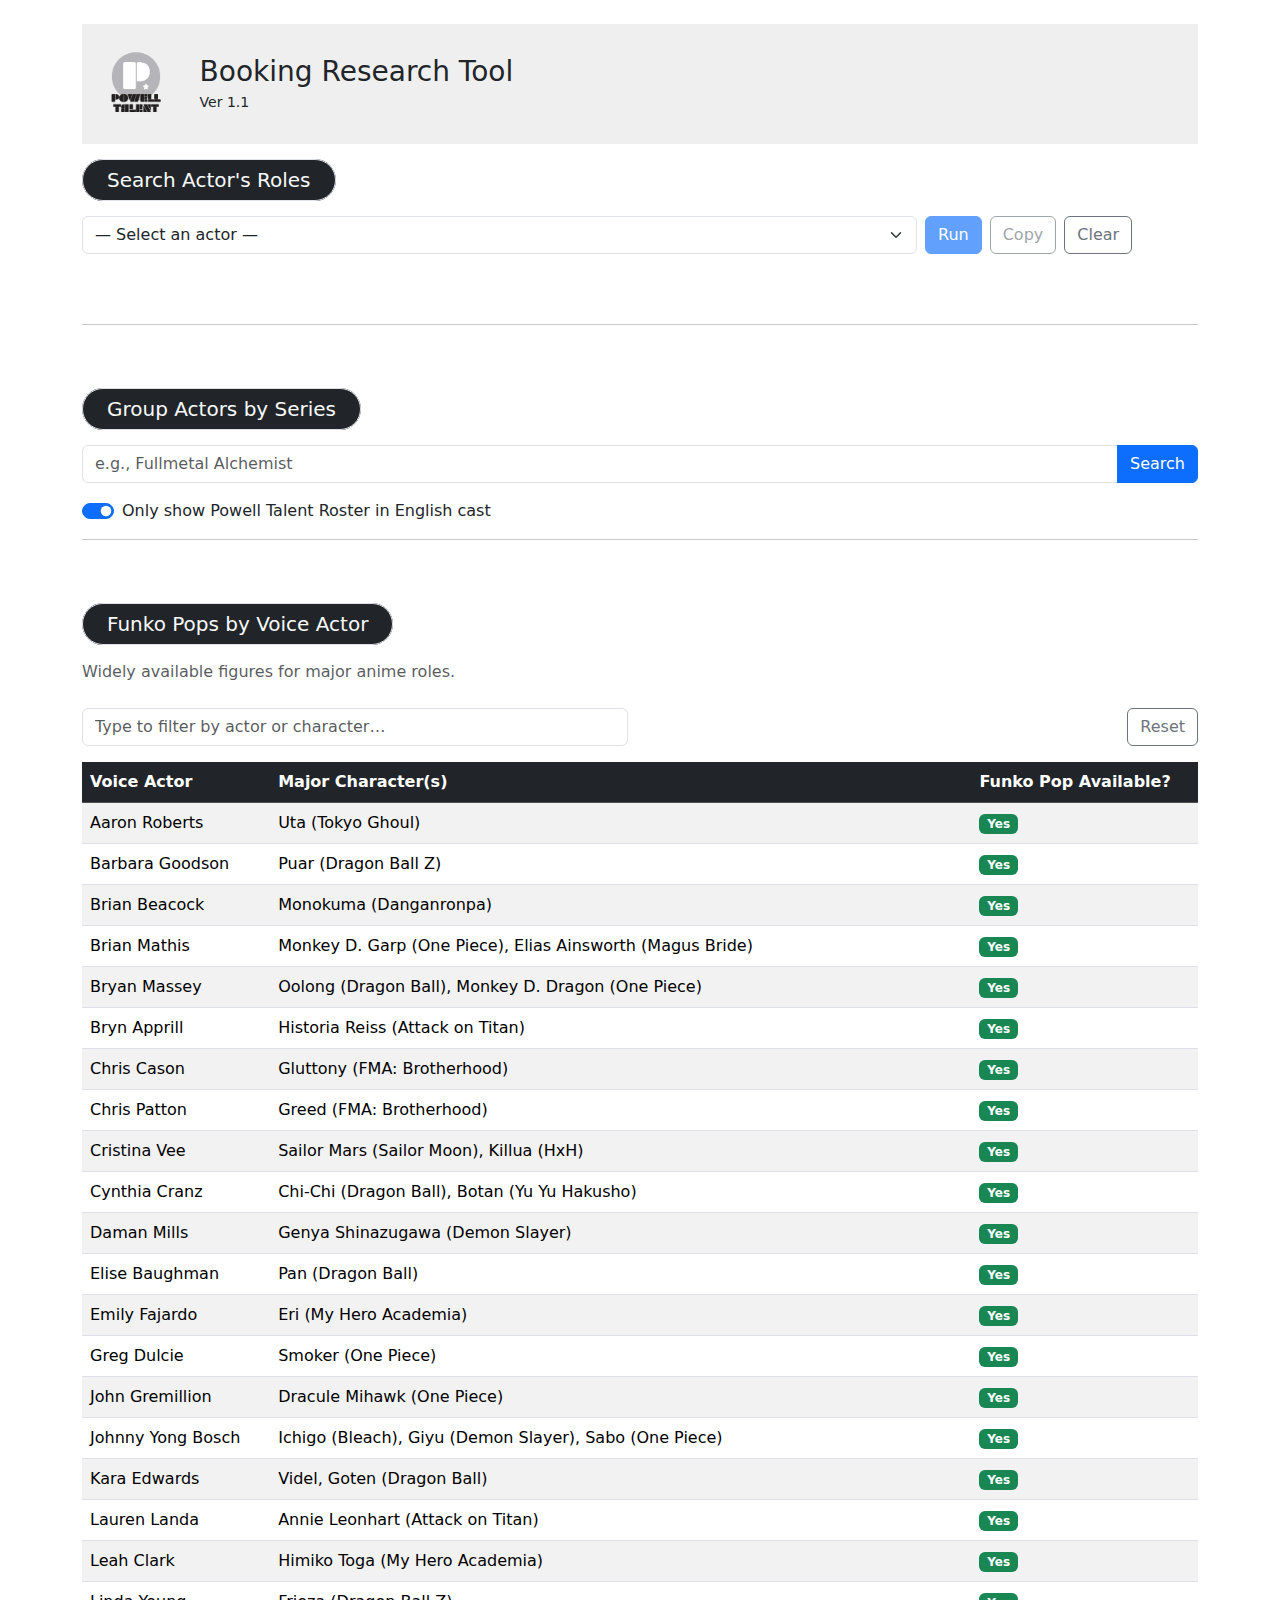
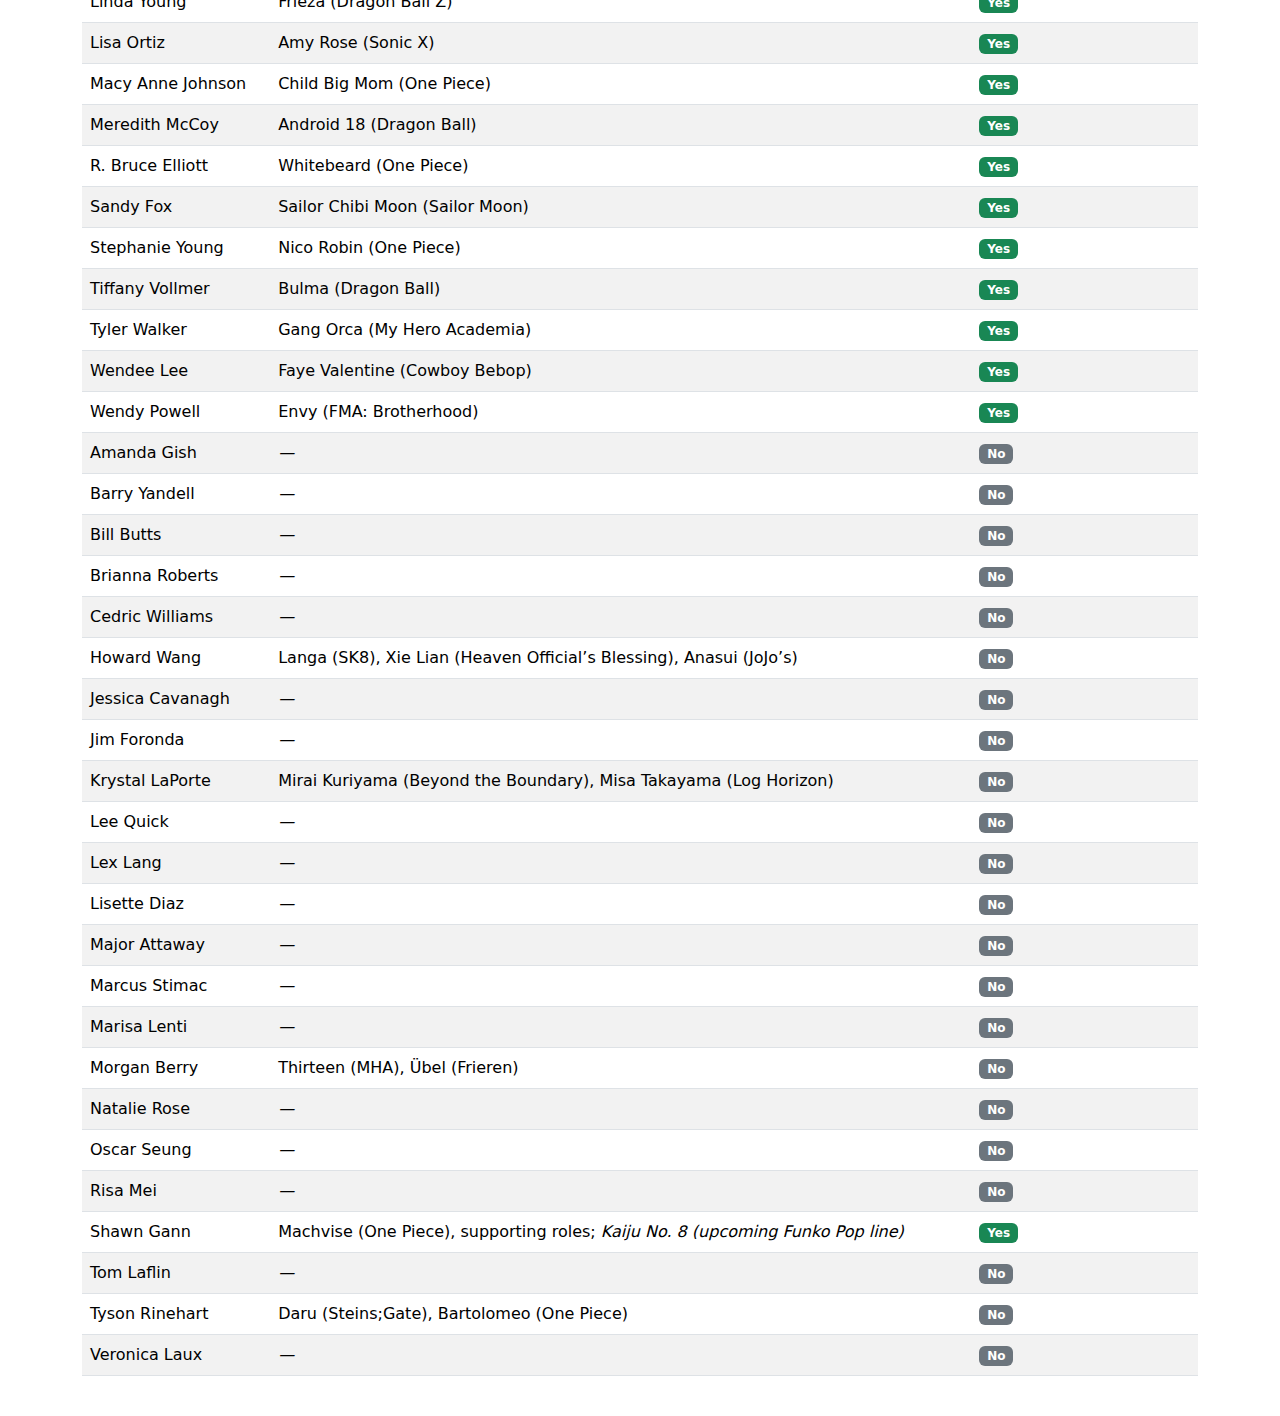
<file: index.html>
<!doctype html>
<html lang="en">
<head>
  <meta charset="utf-8" />
  <meta name="viewport" content="width=device-width, initial-scale=1" />
  <title>pt-group</title>
  <link href="https://cdn.jsdelivr.net/npm/bootstrap@5.3.3/dist/css/bootstrap.min.css" rel="stylesheet">
  <link rel="stylesheet" href="css/style.css" />

</head>
<body>
  <a href="#main" class="skip-link">Skip to main content</a>

  <div class="container py-4">
    
    <header class="mb-3 d-flex align-items-center gap-3" role="banner">
      <!-- Logo (place pt-bw-round@2x.png next to this HTML) -->
      <img src="img/pt-bw-round@2x.png" alt="Powell Talent" style="height:96px; width:auto;">
      <div class="flex-fill">
        <h1 class="h3 mb-1">Booking Research Tool</h1>
        <p class="mb-0 small">Ver 1.1</p>
      </div>
    </header>

    <main id="main" role="main" aria-label="Booking Research Tool">

<!-- === Actor → Roles === -->
<section aria-label="Actor roles lookup" style="min-height: 140px;">
  <h2 class="h5 my-4"><span class="border border-1 py-2 px-4 bg-dark text-light rounded-pill">Search Actor's Roles</span></h2>

 <div class="row g-2 align-items-end">
  <div class="col-12 col-md-9">
    <label for="actor-select" class="form-label visually-hidden">Actor</label>
    <select id="actor-select" class="form-select"></select>
  </div>

  <div class="col-12 col-md-3 d-flex gap-2">
    <button id="actor-run"  class="btn btn-primary"          type="button" disabled>Run</button>
    <button id="actor-copy" class="btn btn-outline-secondary" type="button" disabled>Copy</button>
    <button id="actor-clear" class="btn btn-outline-secondary" type="button" aria-label="Reset actor selection">Clear</button>
  </div>
</div>
   

  <div class="mt-3" id="actor-roles" aria-live="polite" aria-busy="false"></div>
</section>
<hr class="py-4">
<!-- === /Actor → Roles === -->
 
      <!-- === Search by Series === -->
  <h2 class="h5 my-4"><span class="border border-1 py-2 px-4 bg-dark text-light rounded-pill">Group Actors by Series</span></h2>
      <form id="search-form" role="search" class="row g-3 mb-3" autocomplete="off" aria-describedby="search-help">
        <div class="col-12">
          <label for="q" class="form-label visually-hidden">Series title</label>
          <div class="input-group">
            <input id="q" name="q" class="form-control" type="search"
                   placeholder="e.g., Fullmetal Alchemist" required aria-required="true" />
            <button class="btn btn-primary" type="submit">Search</button>
          </div>
          <div id="search-help" class="form-text visually-hidden">
            Type part of a title and press Search. Results will appear below.
          </div>
        </div>
      </form>
      <div class="form-check form-switch mb-3">
        <input class="form-check-input" type="checkbox" id="rosterToggle" aria-describedby="roster-note" checked>
        <label class="form-check-label" for="rosterToggle">Only show Powell Talent Roster in English cast</label>
        <div id="roster-note" class="small visually-hidden">
          Roster matches are shown on a single page.
        </div>
      </div>
      <!-- === /Search by Series === -->

      <!-- Live status for screen readers + visible users -->
      <div id="status" class="small mb-2 visually-hidden" role="status" aria-live="polite">Idle</div>

      <section id="results" class="row g-3" aria-label="Search results"></section>
      <!-- <hr class="my-4">
      <section>
        <h2 class="h5 my-4"><span class="border border-1 py-2 px-4 bg-dark text-light rounded-pill">Actor's Funko Pops</span></h2>
        <section id="funko"></section>

      </section> -->
      <hr class="py-4">
      <section>
       
          <h2 class="h5 my-4"><span class="border border-1 py-2 px-4 bg-dark text-light rounded-pill">Funko Pops by Voice Actor</span></h2>
        <p class="text-muted mb-4">Widely available figures for major anime roles.</p>
         <div class="row gy-3 align-items-center mb-3">
        <div class="col-12 col-md-6">
          <label for="filter-input" class="form-label mb-1 visually-hidden">Filter</label>
          <input id="filter-input" class="form-control" type="search"
                 placeholder="Type to filter by actor or character…" aria-label="Filter table" />
        </div>
        <div class="col-12 col-md-6 text-md-end">
          <button id="reset-btn" class="btn btn-outline-secondary">Reset</button>
        </div>
      </div>

      <div class="table-responsive">
        <table class="table table-striped table-hover align-middle">
          <thead class="table-dark">
            <tr>
              <th scope="col">Voice Actor</th>
              <th scope="col">Major Character(s)</th>
              <th scope="col">Funko Pop Available?</th>
            </tr>
          </thead>
          <tbody id="data-body">
            <tr><td>Aaron Roberts</td><td>Uta (Tokyo Ghoul)</td><td class='text-nowrap'><span class="badge bg-success">Yes</span></td></tr>
<tr><td>Barbara Goodson</td><td>Puar (Dragon Ball Z)</td><td class='text-nowrap'><span class="badge bg-success">Yes</span></td></tr>
<tr><td>Brian Beacock</td><td>Monokuma (Danganronpa)</td><td class='text-nowrap'><span class="badge bg-success">Yes</span></td></tr>
<tr><td>Brian Mathis</td><td>Monkey D. Garp (One Piece), Elias Ainsworth (Magus Bride)</td><td class='text-nowrap'><span class="badge bg-success">Yes</span></td></tr>
<tr><td>Bryan Massey</td><td>Oolong (Dragon Ball), Monkey D. Dragon (One Piece)</td><td class='text-nowrap'><span class="badge bg-success">Yes</span></td></tr>
<tr><td>Bryn Apprill</td><td>Historia Reiss (Attack on Titan)</td><td class='text-nowrap'><span class="badge bg-success">Yes</span></td></tr>
<tr><td>Chris Cason</td><td>Gluttony (FMA: Brotherhood)</td><td class='text-nowrap'><span class="badge bg-success">Yes</span></td></tr>
<tr><td>Chris Patton</td><td>Greed (FMA: Brotherhood)</td><td class='text-nowrap'><span class="badge bg-success">Yes</span></td></tr>
<tr><td>Cristina Vee</td><td>Sailor Mars (Sailor Moon), Killua (HxH)</td><td class='text-nowrap'><span class="badge bg-success">Yes</span></td></tr>
<tr><td>Cynthia Cranz</td><td>Chi-Chi (Dragon Ball), Botan (Yu Yu Hakusho)</td><td class='text-nowrap'><span class="badge bg-success">Yes</span></td></tr>
<tr><td>Daman Mills</td><td>Genya Shinazugawa (Demon Slayer)</td><td class='text-nowrap'><span class="badge bg-success">Yes</span></td></tr>
<tr><td>Elise Baughman</td><td>Pan (Dragon Ball)</td><td class='text-nowrap'><span class="badge bg-success">Yes</span></td></tr>
<tr><td>Emily Fajardo</td><td>Eri (My Hero Academia)</td><td class='text-nowrap'><span class="badge bg-success">Yes</span></td></tr>
<tr><td>Greg Dulcie</td><td>Smoker (One Piece)</td><td class='text-nowrap'><span class="badge bg-success">Yes</span></td></tr>
<tr><td>John Gremillion</td><td>Dracule Mihawk (One Piece)</td><td class='text-nowrap'><span class="badge bg-success">Yes</span></td></tr>
<tr><td>Johnny Yong Bosch</td><td>Ichigo (Bleach), Giyu (Demon Slayer), Sabo (One Piece)</td><td class='text-nowrap'><span class="badge bg-success">Yes</span></td></tr>
<tr><td>Kara Edwards</td><td>Videl, Goten (Dragon Ball)</td><td class='text-nowrap'><span class="badge bg-success">Yes</span></td></tr>
<tr><td>Lauren Landa</td><td>Annie Leonhart (Attack on Titan)</td><td class='text-nowrap'><span class="badge bg-success">Yes</span></td></tr>
<tr><td>Leah Clark</td><td>Himiko Toga (My Hero Academia)</td><td class='text-nowrap'><span class="badge bg-success">Yes</span></td></tr>
<tr><td>Linda Young</td><td>Frieza (Dragon Ball Z)</td><td class='text-nowrap'><span class="badge bg-success">Yes</span></td></tr>
<tr><td>Lisa Ortiz</td><td>Amy Rose (Sonic X)</td><td class='text-nowrap'><span class="badge bg-success">Yes</span></td></tr>
<tr><td>Macy Anne Johnson</td><td>Child Big Mom (One Piece)</td><td class='text-nowrap'><span class="badge bg-success">Yes</span></td></tr>
<tr><td>Meredith McCoy</td><td>Android 18 (Dragon Ball)</td><td class='text-nowrap'><span class="badge bg-success">Yes</span></td></tr>
<tr><td>R. Bruce Elliott</td><td>Whitebeard (One Piece)</td><td class='text-nowrap'><span class="badge bg-success">Yes</span></td></tr>
<tr><td>Sandy Fox</td><td>Sailor Chibi Moon (Sailor Moon)</td><td class='text-nowrap'><span class="badge bg-success">Yes</span></td></tr>
<tr><td>Stephanie Young</td><td>Nico Robin (One Piece)</td><td class='text-nowrap'><span class="badge bg-success">Yes</span></td></tr>
<tr><td>Tiffany Vollmer</td><td>Bulma (Dragon Ball)</td><td class='text-nowrap'><span class="badge bg-success">Yes</span></td></tr>
<tr><td>Tyler Walker</td><td>Gang Orca (My Hero Academia)</td><td class='text-nowrap'><span class="badge bg-success">Yes</span></td></tr>
<tr><td>Wendee Lee</td><td>Faye Valentine (Cowboy Bebop)</td><td class='text-nowrap'><span class="badge bg-success">Yes</span></td></tr>
<tr><td>Wendy Powell</td><td>Envy (FMA: Brotherhood)</td><td class='text-nowrap'><span class="badge bg-success">Yes</span></td></tr>
<tr><td>Amanda Gish</td><td><em>—</em></td><td class='text-nowrap'><span class="badge bg-secondary">No</span></td></tr>
<tr><td>Barry Yandell</td><td><em>—</em></td><td class='text-nowrap'><span class="badge bg-secondary">No</span></td></tr>
<tr><td>Bill Butts</td><td><em>—</em></td><td class='text-nowrap'><span class="badge bg-secondary">No</span></td></tr>
<tr><td>Brianna Roberts</td><td><em>—</em></td><td class='text-nowrap'><span class="badge bg-secondary">No</span></td></tr>
<tr><td>Cedric Williams</td><td><em>—</em></td><td class='text-nowrap'><span class="badge bg-secondary">No</span></td></tr>
<tr><td>Howard Wang</td><td>Langa (SK8), Xie Lian (Heaven Official’s Blessing), Anasui (JoJo’s)</td><td class='text-nowrap'><span class="badge bg-secondary">No</span></td></tr>
<tr><td>Jessica Cavanagh</td><td><em>—</em></td><td class='text-nowrap'><span class="badge bg-secondary">No</span></td></tr>
<tr><td>Jim Foronda</td><td><em>—</em></td><td class='text-nowrap'><span class="badge bg-secondary">No</span></td></tr>
<tr><td>Krystal LaPorte</td><td>Mirai Kuriyama (Beyond the Boundary), Misa Takayama (Log Horizon)</td><td class='text-nowrap'><span class="badge bg-secondary">No</span></td></tr>
<tr><td>Lee Quick</td><td><em>—</em></td><td class='text-nowrap'><span class="badge bg-secondary">No</span></td></tr>
<tr><td>Lex Lang</td><td><em>—</em></td><td class='text-nowrap'><span class="badge bg-secondary">No</span></td></tr>
<tr><td>Lisette Diaz</td><td><em>—</em></td><td class='text-nowrap'><span class="badge bg-secondary">No</span></td></tr>
<tr><td>Major Attaway</td><td><em>—</em></td><td class='text-nowrap'><span class="badge bg-secondary">No</span></td></tr>
<tr><td>Marcus Stimac</td><td><em>—</em></td><td class='text-nowrap'><span class="badge bg-secondary">No</span></td></tr>
<tr><td>Marisa Lenti</td><td><em>—</em></td><td class='text-nowrap'><span class="badge bg-secondary">No</span></td></tr>
<tr><td>Morgan Berry</td><td>Thirteen (MHA), Übel (Frieren)</td><td class='text-nowrap'><span class="badge bg-secondary">No</span></td></tr>
<tr><td>Natalie Rose</td><td><em>—</em></td><td class='text-nowrap'><span class="badge bg-secondary">No</span></td></tr>
<tr><td>Oscar Seung</td><td><em>—</em></td><td class='text-nowrap'><span class="badge bg-secondary">No</span></td></tr>
<tr><td>Risa Mei</td><td><em>—</em></td><td class='text-nowrap'><span class="badge bg-secondary">No</span></td></tr>
<td>Shawn Gann</td>
  <td>Machvise (One Piece), supporting roles; <em>Kaiju No. 8 (upcoming Funko Pop line)</em></td>
  <td class="text-nowrap"><span class="badge bg-success">Yes</span></td>
<tr><td>Tom Laflin</td><td><em>—</em></td><td class='text-nowrap'><span class="badge bg-secondary">No</span></td></tr>
<tr><td>Tyson Rinehart</td><td>Daru (Steins;Gate), Bartolomeo (One Piece)</td><td class='text-nowrap'><span class="badge bg-secondary">No</span></td></tr>
<tr><td>Veronica Laux</td><td><em>—</em></td><td class='text-nowrap'><span class="badge bg-secondary">No</span></td></tr>
          </tbody>
        </table>
      </div>
    </div>
      </section>

      
    </main>
  </div>
<script src="js/app.js"></script>
</body>
</html>
</file>
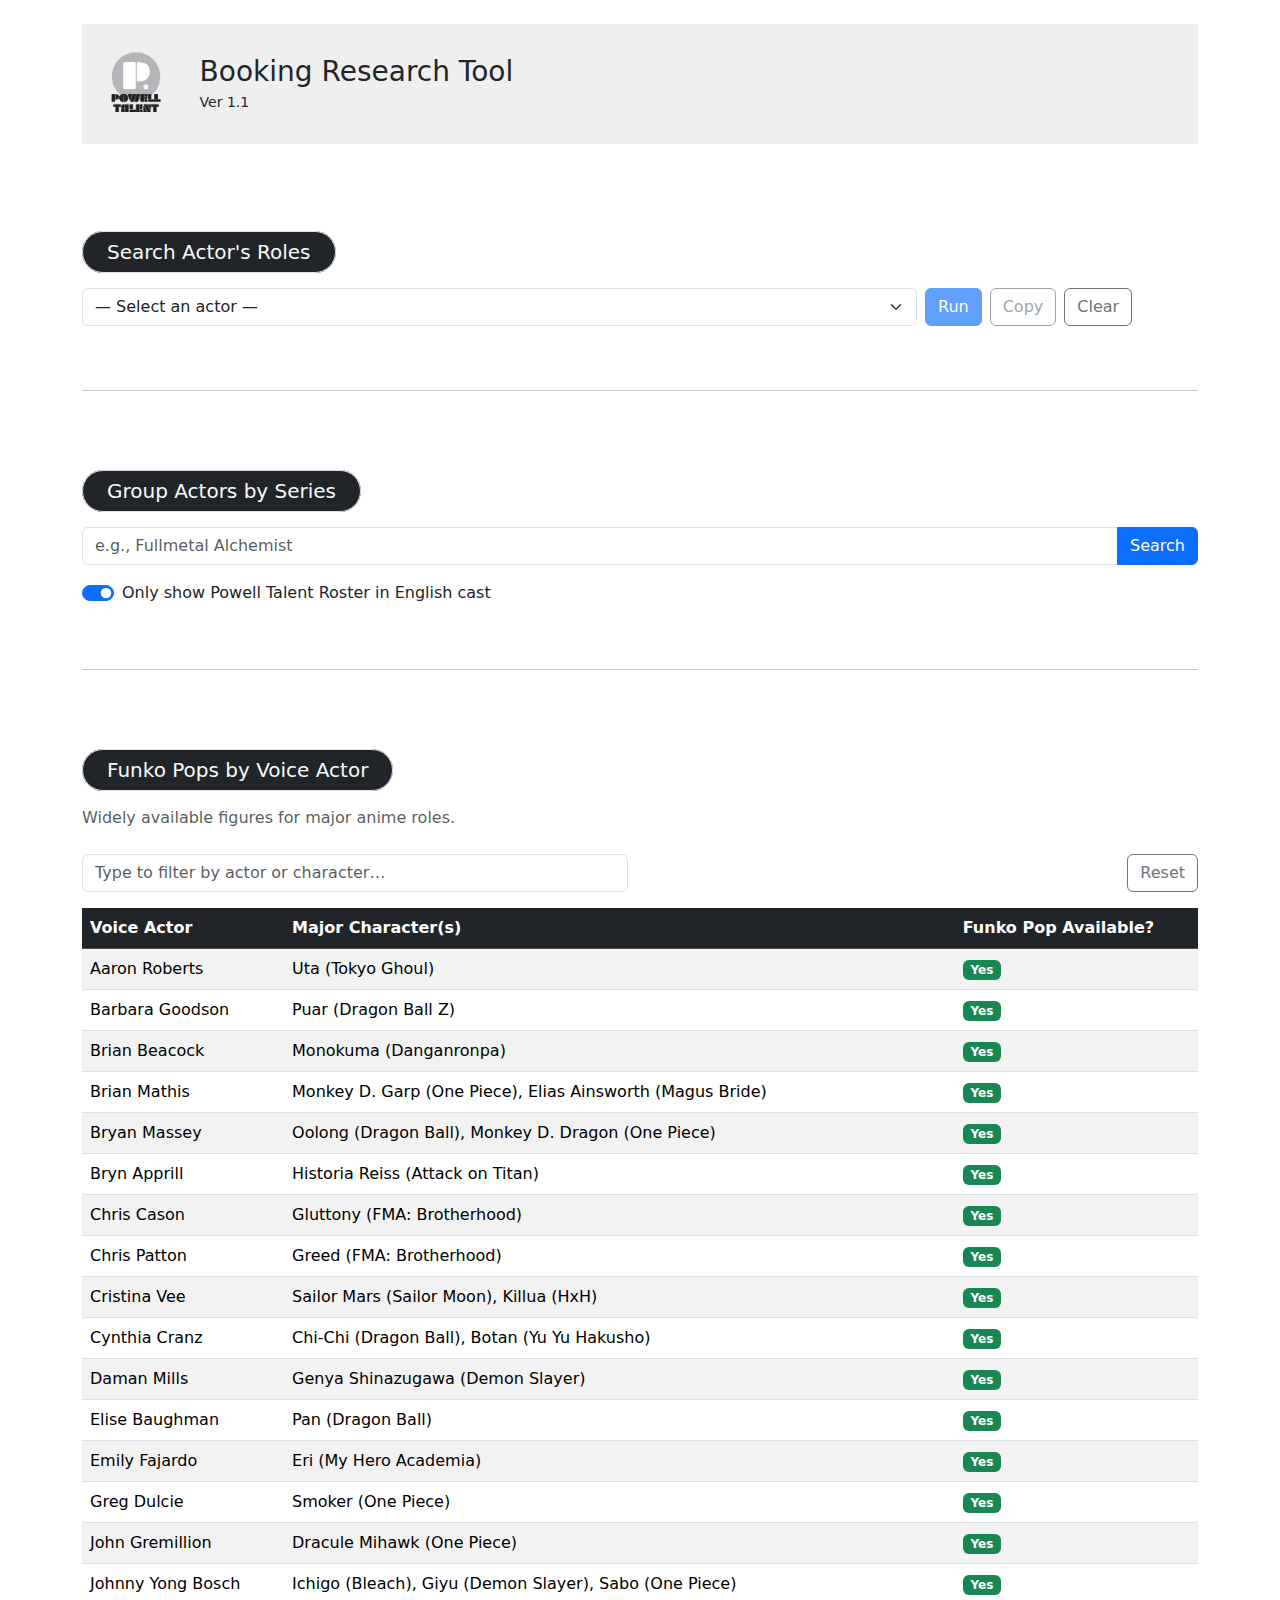
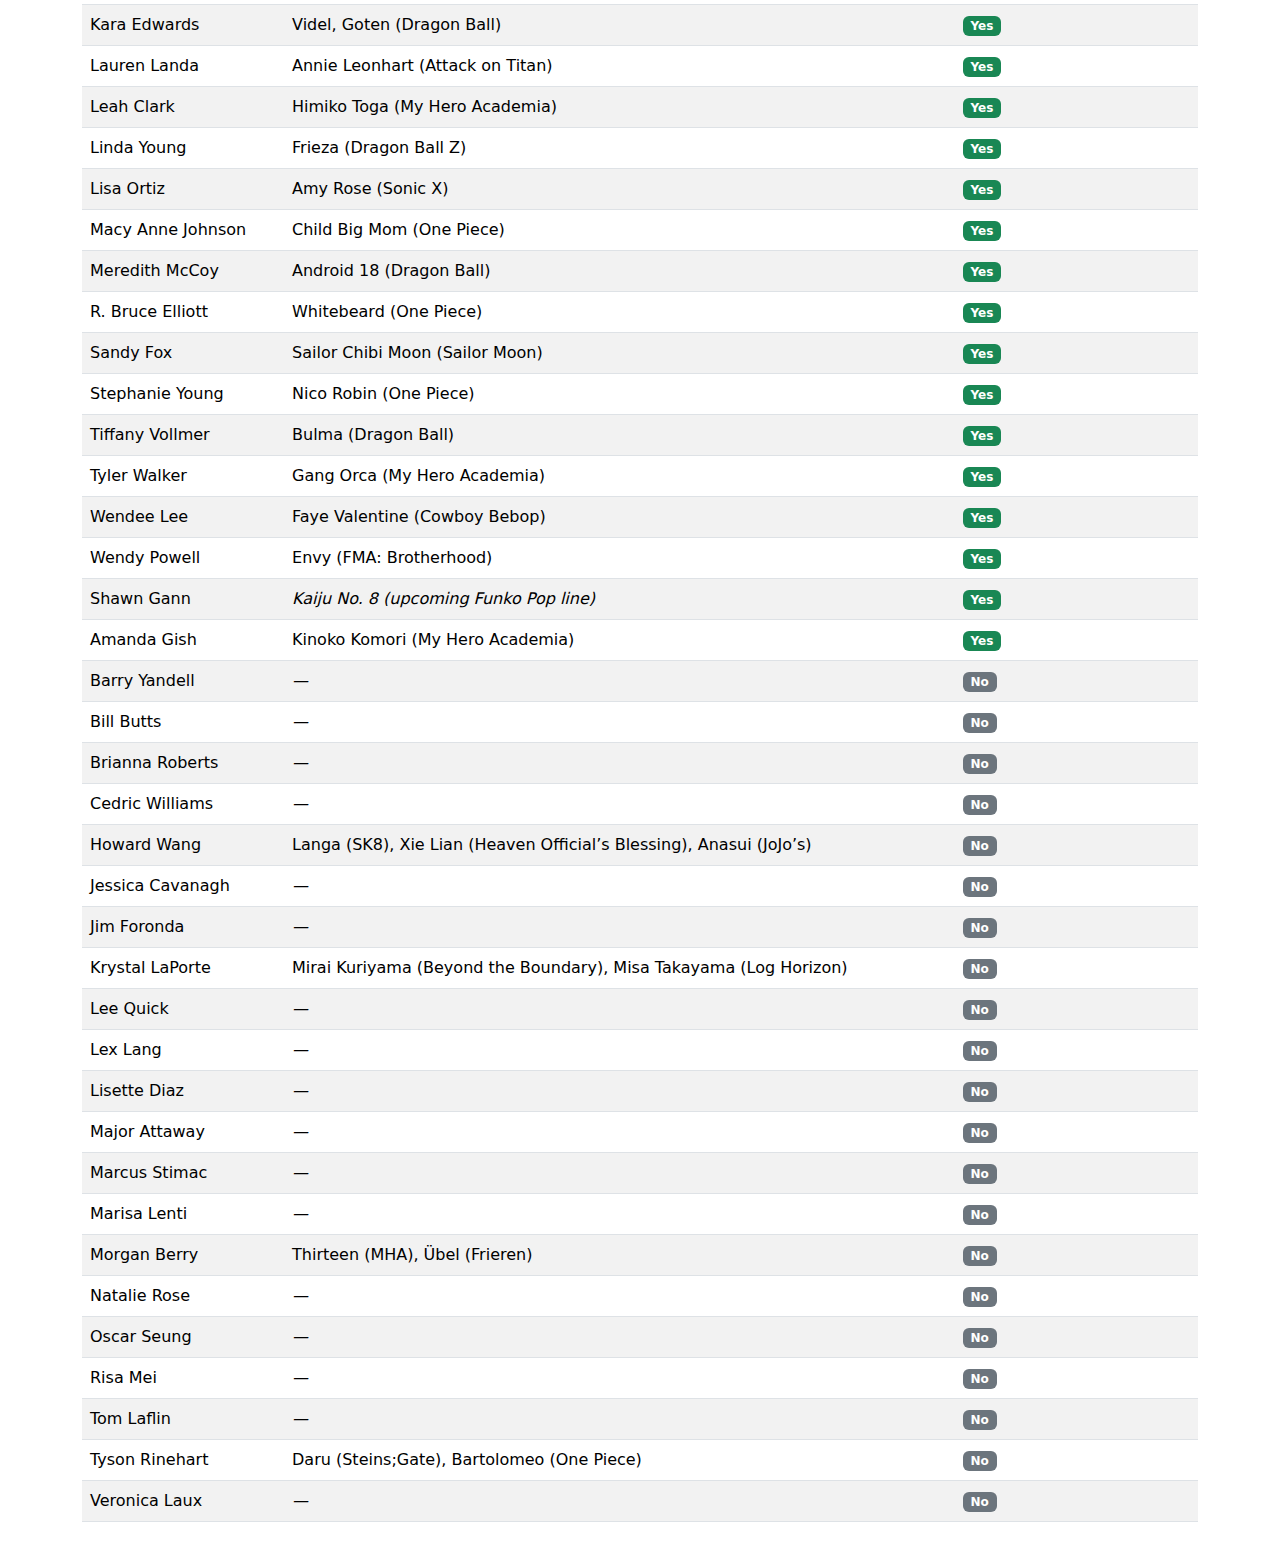
<file: .prev_index.html>
<!doctype html>
<html lang="en">
<head>
  <meta charset="utf-8" />
  <meta name="viewport" content="width=device-width, initial-scale=1" />
  <title>pt-group</title>
  <link href="https://cdn.jsdelivr.net/npm/bootstrap@5.3.3/dist/css/bootstrap.min.css" rel="stylesheet">
  <link rel="stylesheet" href="css/style.css" />

</head>
<body>
  <a href="#main" class="skip-link">Skip to main content</a>

  <div class="container py-4">
    
    <header class="mb-3 d-flex align-items-center gap-3" role="banner">
      <!-- Logo (place pt-bw-round@2x.png next to this HTML) -->
      <img src="img/pt-bw-round@2x.png" alt="Powell Talent" style="height:96px; width:auto;">
      <div class="flex-fill">
        <h1 class="h3 mb-1">Booking Research Tool</h1>
        <p class="mb-0 small">Ver 1.1</p>
      </div>
    </header>

    <main id="main" role="main" aria-label="Booking Research Tool">
<section class="py-4 my-4"></section>
<!-- === Actor → Roles === -->
<section aria-label="Actor roles lookup">
  <h2 class="h5 my-4"><span class="border border-1 py-2 px-4 bg-dark text-light rounded-pill">Search Actor's Roles</span></h2>

 <div class="row g-2 align-items-end">
  <div class="col-12 col-md-9">
    <label for="actor-select" class="form-label visually-hidden">Actor</label>
    <select id="actor-select" class="form-select"></select>
  </div>

  <div class="col-12 col-md-3 d-flex gap-2">
    <button id="actor-run"  class="btn btn-primary"          type="button" disabled>Run</button>
    <button id="actor-copy" class="btn btn-outline-secondary" type="button" disabled>Copy</button>
    <button id="actor-clear" class="btn btn-outline-secondary" type="button" aria-label="Reset actor selection">Clear</button>
  </div>
</div>
   

  <div class="mt-3" id="actor-roles" aria-live="polite" aria-busy="false"></div>
</section>
<section class="py-4 my-4"><hr></section>
<!-- === /Actor → Roles === -->
 
      <!-- === Search by Series === -->
  <h2 class="h5 pt-4 my-4"><span class="border border-1 py-2 px-4 bg-dark text-light rounded-pill">Group Actors by Series</span></h2>
      <form id="search-form" role="search" class="row g-3 mb-3" autocomplete="off" aria-describedby="search-help">
        <div class="col-12">
          <label for="q" class="form-label visually-hidden">Series title</label>
          <div class="input-group">
            <input id="q" name="q" class="form-control" type="search"
                   placeholder="e.g., Fullmetal Alchemist" required aria-required="true" />
            <button class="btn btn-primary" type="submit">Search</button>
          </div>
          <div id="search-help" class="form-text visually-hidden">
            Type part of a title and press Search. Results will appear below.
          </div>
        </div>
      </form>
      <div class="form-check form-switch mb-3">
        <input class="form-check-input" type="checkbox" id="rosterToggle" aria-describedby="roster-note" checked>
        <label class="form-check-label" for="rosterToggle">Only show Powell Talent Roster in English cast</label>
        <div id="roster-note" class="small visually-hidden">
          Roster matches are shown on a single page.
        </div>
      </div>
      <!-- === /Search by Series === -->

      <!-- Live status for screen readers + visible users -->
      <div id="status" class="small mb-2 visually-hidden" role="status" aria-live="polite">Idle</div>

      <section id="results" class="row g-3" aria-label="Search results"></section>
      <!-- <hr class="my-4">
      <section>
        <h2 class="h5 my-4"><span class="border border-1 py-2 px-4 bg-dark text-light rounded-pill">Actor's Funko Pops</span></h2>
        <section id="funko"></section>

      </section> -->
 <section class="py-4 my-4"><hr></section>
      <section>
       
          <h2 class="h5 pt-4 my-4"><span class="border border-1 py-2 px-4 bg-dark text-light rounded-pill">Funko Pops by Voice Actor</span></h2>
        <p class="text-muted mb-4">Widely available figures for major anime roles.</p>
         <div class="row gy-3 align-items-center mb-3">
        <div class="col-12 col-md-6">
          <label for="filter-input" class="form-label mb-1 visually-hidden">Filter</label>
          <input id="filter-input" class="form-control" type="search"
                 placeholder="Type to filter by actor or character…" aria-label="Filter table" />
        </div>
        <div class="col-12 col-md-6 text-md-end">
          <button id="reset-btn" class="btn btn-outline-secondary">Reset</button>
        </div>
      </div>

      <div class="table-responsive">
        <table class="table table-striped table-hover align-middle">
          <thead class="table-dark">
            <tr>
              <th scope="col">Voice Actor</th>
              <th scope="col">Major Character(s)</th>
              <th scope="col">Funko Pop Available?</th>
            </tr>
          </thead>
          <tbody id="data-body">
            <tr><td>Aaron Roberts</td><td>Uta (Tokyo Ghoul)</td><td class='text-nowrap'><span class="badge bg-success">Yes</span></td></tr>
<tr><td>Barbara Goodson</td><td>Puar (Dragon Ball Z)</td><td class='text-nowrap'><span class="badge bg-success">Yes</span></td></tr>
<tr><td>Brian Beacock</td><td>Monokuma (Danganronpa)</td><td class='text-nowrap'><span class="badge bg-success">Yes</span></td></tr>
<tr><td>Brian Mathis</td><td>Monkey D. Garp (One Piece), Elias Ainsworth (Magus Bride)</td><td class='text-nowrap'><span class="badge bg-success">Yes</span></td></tr>
<tr><td>Bryan Massey</td><td>Oolong (Dragon Ball), Monkey D. Dragon (One Piece)</td><td class='text-nowrap'><span class="badge bg-success">Yes</span></td></tr>
<tr><td>Bryn Apprill</td><td>Historia Reiss (Attack on Titan)</td><td class='text-nowrap'><span class="badge bg-success">Yes</span></td></tr>
<tr><td>Chris Cason</td><td>Gluttony (FMA: Brotherhood)</td><td class='text-nowrap'><span class="badge bg-success">Yes</span></td></tr>
<tr><td>Chris Patton</td><td>Greed (FMA: Brotherhood)</td><td class='text-nowrap'><span class="badge bg-success">Yes</span></td></tr>
<tr><td>Cristina Vee</td><td>Sailor Mars (Sailor Moon), Killua (HxH)</td><td class='text-nowrap'><span class="badge bg-success">Yes</span></td></tr>
<tr><td>Cynthia Cranz</td><td>Chi-Chi (Dragon Ball), Botan (Yu Yu Hakusho)</td><td class='text-nowrap'><span class="badge bg-success">Yes</span></td></tr>
<tr><td>Daman Mills</td><td>Genya Shinazugawa (Demon Slayer)</td><td class='text-nowrap'><span class="badge bg-success">Yes</span></td></tr>
<tr><td>Elise Baughman</td><td>Pan (Dragon Ball)</td><td class='text-nowrap'><span class="badge bg-success">Yes</span></td></tr>
<tr><td>Emily Fajardo</td><td>Eri (My Hero Academia)</td><td class='text-nowrap'><span class="badge bg-success">Yes</span></td></tr>
<tr><td>Greg Dulcie</td><td>Smoker (One Piece)</td><td class='text-nowrap'><span class="badge bg-success">Yes</span></td></tr>
<tr><td>John Gremillion</td><td>Dracule Mihawk (One Piece)</td><td class='text-nowrap'><span class="badge bg-success">Yes</span></td></tr>
<tr><td>Johnny Yong Bosch</td><td>Ichigo (Bleach), Giyu (Demon Slayer), Sabo (One Piece)</td><td class='text-nowrap'><span class="badge bg-success">Yes</span></td></tr>
<tr><td>Kara Edwards</td><td>Videl, Goten (Dragon Ball)</td><td class='text-nowrap'><span class="badge bg-success">Yes</span></td></tr>
<tr><td>Lauren Landa</td><td>Annie Leonhart (Attack on Titan)</td><td class='text-nowrap'><span class="badge bg-success">Yes</span></td></tr>
<tr><td>Leah Clark</td><td>Himiko Toga (My Hero Academia)</td><td class='text-nowrap'><span class="badge bg-success">Yes</span></td></tr>
<tr><td>Linda Young</td><td>Frieza (Dragon Ball Z)</td><td class='text-nowrap'><span class="badge bg-success">Yes</span></td></tr>
<tr><td>Lisa Ortiz</td><td>Amy Rose (Sonic X)</td><td class='text-nowrap'><span class="badge bg-success">Yes</span></td></tr>
<tr><td>Macy Anne Johnson</td><td>Child Big Mom (One Piece)</td><td class='text-nowrap'><span class="badge bg-success">Yes</span></td></tr>
<tr><td>Meredith McCoy</td><td>Android 18 (Dragon Ball)</td><td class='text-nowrap'><span class="badge bg-success">Yes</span></td></tr>
<tr><td>R. Bruce Elliott</td><td>Whitebeard (One Piece)</td><td class='text-nowrap'><span class="badge bg-success">Yes</span></td></tr>
<tr><td>Sandy Fox</td><td>Sailor Chibi Moon (Sailor Moon)</td><td class='text-nowrap'><span class="badge bg-success">Yes</span></td></tr>
<tr><td>Stephanie Young</td><td>Nico Robin (One Piece)</td><td class='text-nowrap'><span class="badge bg-success">Yes</span></td></tr>
<tr><td>Tiffany Vollmer</td><td>Bulma (Dragon Ball)</td><td class='text-nowrap'><span class="badge bg-success">Yes</span></td></tr>
<tr><td>Tyler Walker</td><td>Gang Orca (My Hero Academia)</td><td class='text-nowrap'><span class="badge bg-success">Yes</span></td></tr>
<tr><td>Wendee Lee</td><td>Faye Valentine (Cowboy Bebop)</td><td class='text-nowrap'><span class="badge bg-success">Yes</span></td></tr>
<tr><td>Wendy Powell</td><td>Envy (FMA: Brotherhood)</td><td class='text-nowrap'><span class="badge bg-success">Yes</span></td></tr>
<tr><td>Shawn Gann</td><td><em>Kaiju No. 8 (upcoming Funko Pop line)</em></td><td class="text-nowrap"><span class="badge bg-success">Yes</span></td></tr>
<tr><td>Amanda Gish</td><td>Kinoko Komori (My Hero Academia)</td><td class="text-nowrap"><span class="badge bg-success">Yes</span></td></tr>
<tr><td>Barry Yandell</td><td><em>—</em></td><td class='text-nowrap'><span class="badge bg-secondary">No</span></td></tr>
<tr><td>Bill Butts</td><td><em>—</em></td><td class='text-nowrap'><span class="badge bg-secondary">No</span></td></tr>
<tr><td>Brianna Roberts</td><td><em>—</em></td><td class='text-nowrap'><span class="badge bg-secondary">No</span></td></tr>
<tr><td>Cedric Williams</td><td><em>—</em></td><td class='text-nowrap'><span class="badge bg-secondary">No</span></td></tr>
<tr><td>Howard Wang</td><td>Langa (SK8), Xie Lian (Heaven Official’s Blessing), Anasui (JoJo’s)</td><td class='text-nowrap'><span class="badge bg-secondary">No</span></td></tr>
<tr><td>Jessica Cavanagh</td><td><em>—</em></td><td class='text-nowrap'><span class="badge bg-secondary">No</span></td></tr>
<tr><td>Jim Foronda</td><td><em>—</em></td><td class='text-nowrap'><span class="badge bg-secondary">No</span></td></tr>
<tr><td>Krystal LaPorte</td><td>Mirai Kuriyama (Beyond the Boundary), Misa Takayama (Log Horizon)</td><td class='text-nowrap'><span class="badge bg-secondary">No</span></td></tr>
<tr><td>Lee Quick</td><td><em>—</em></td><td class='text-nowrap'><span class="badge bg-secondary">No</span></td></tr>
<tr><td>Lex Lang</td><td><em>—</em></td><td class='text-nowrap'><span class="badge bg-secondary">No</span></td></tr>
<tr><td>Lisette Diaz</td><td><em>—</em></td><td class='text-nowrap'><span class="badge bg-secondary">No</span></td></tr>
<tr><td>Major Attaway</td><td><em>—</em></td><td class='text-nowrap'><span class="badge bg-secondary">No</span></td></tr>
<tr><td>Marcus Stimac</td><td><em>—</em></td><td class='text-nowrap'><span class="badge bg-secondary">No</span></td></tr>
<tr><td>Marisa Lenti</td><td><em>—</em></td><td class='text-nowrap'><span class="badge bg-secondary">No</span></td></tr>
<tr><td>Morgan Berry</td><td>Thirteen (MHA), Übel (Frieren)</td><td class='text-nowrap'><span class="badge bg-secondary">No</span></td></tr>
<tr><td>Natalie Rose</td><td><em>—</em></td><td class='text-nowrap'><span class="badge bg-secondary">No</span></td></tr>
<tr><td>Oscar Seung</td><td><em>—</em></td><td class='text-nowrap'><span class="badge bg-secondary">No</span></td></tr>
<tr><td>Risa Mei</td><td><em>—</em></td><td class='text-nowrap'><span class="badge bg-secondary">No</span></td></tr>
<tr><td>Tom Laflin</td><td><em>—</em></td><td class='text-nowrap'><span class="badge bg-secondary">No</span></td></tr>
<tr><td>Tyson Rinehart</td><td>Daru (Steins;Gate), Bartolomeo (One Piece)</td><td class='text-nowrap'><span class="badge bg-secondary">No</span></td></tr>
<tr><td>Veronica Laux</td><td><em>—</em></td><td class='text-nowrap'><span class="badge bg-secondary">No</span></td></tr>
          </tbody>
        </table>
      </div>
    </div>
      </section>

      
    </main>
  </div>
<script src="js/app.js"></script>
</body>
</html>
</file>
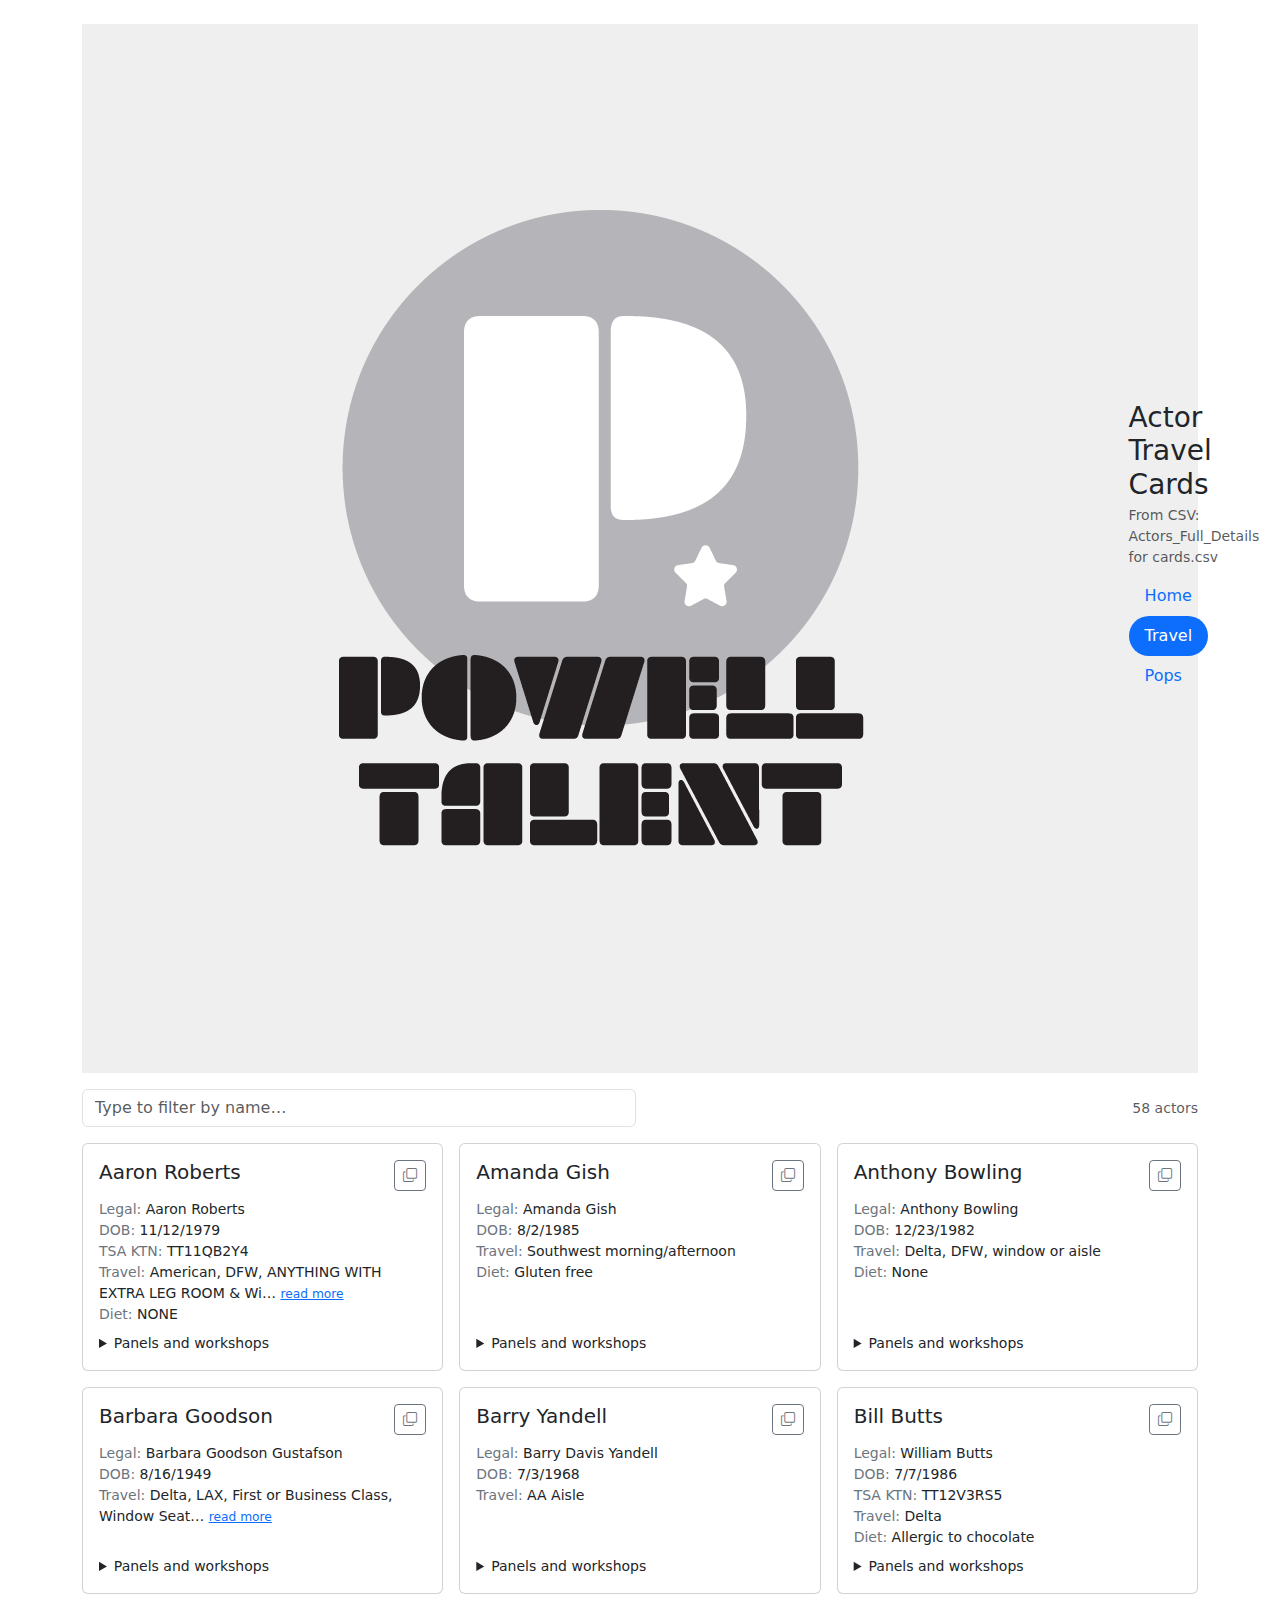
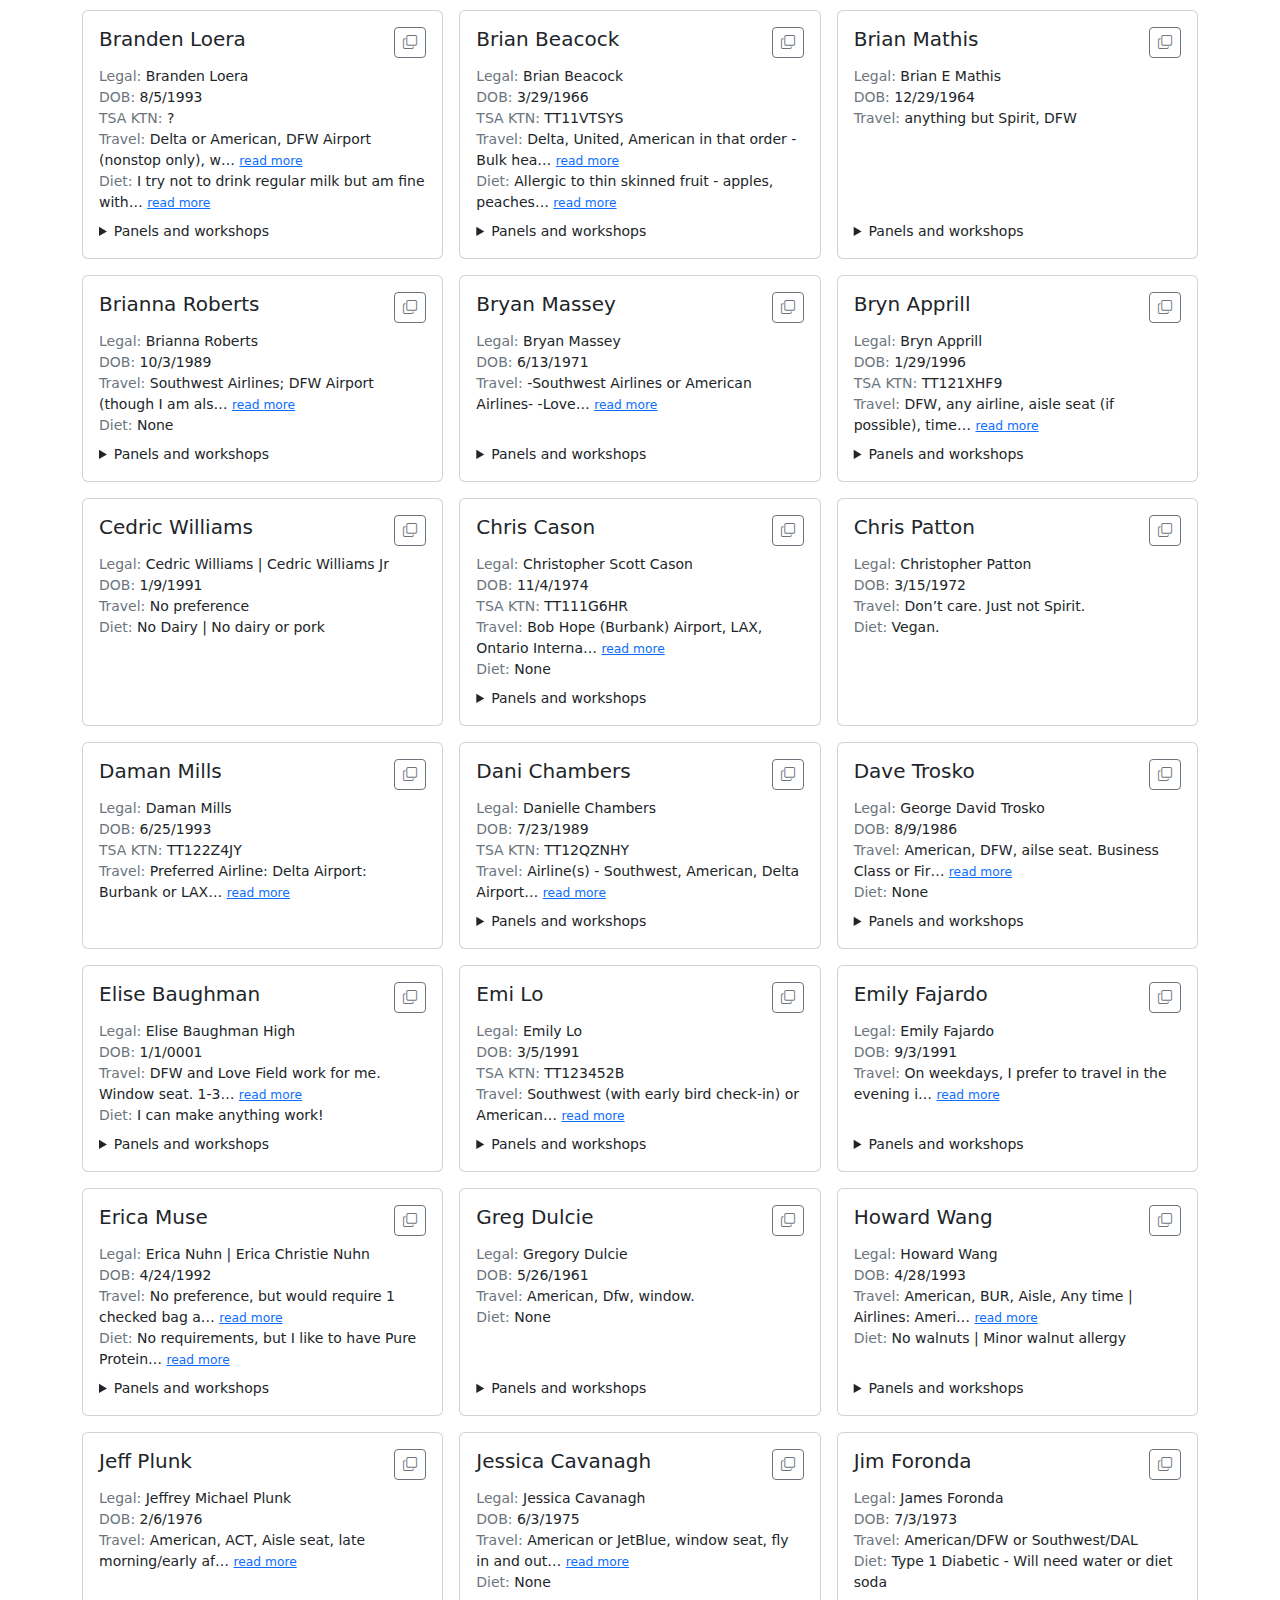
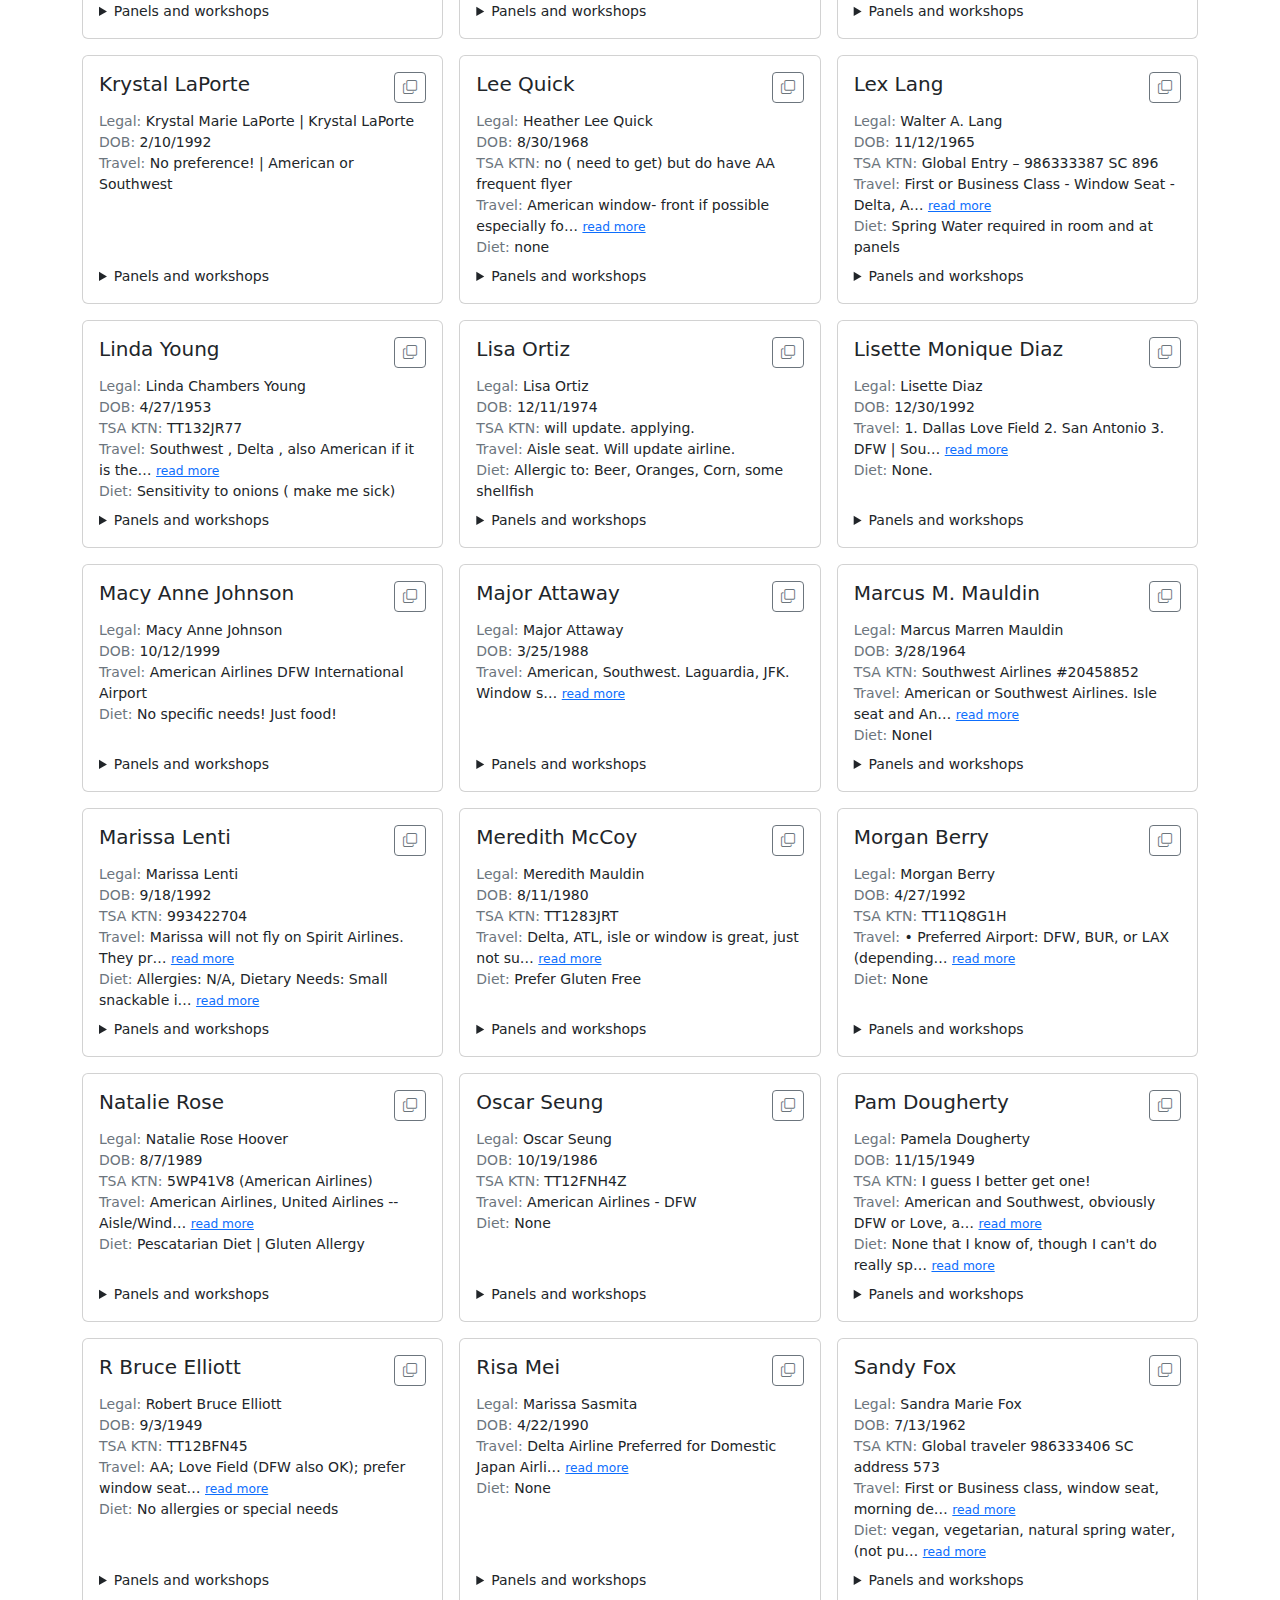
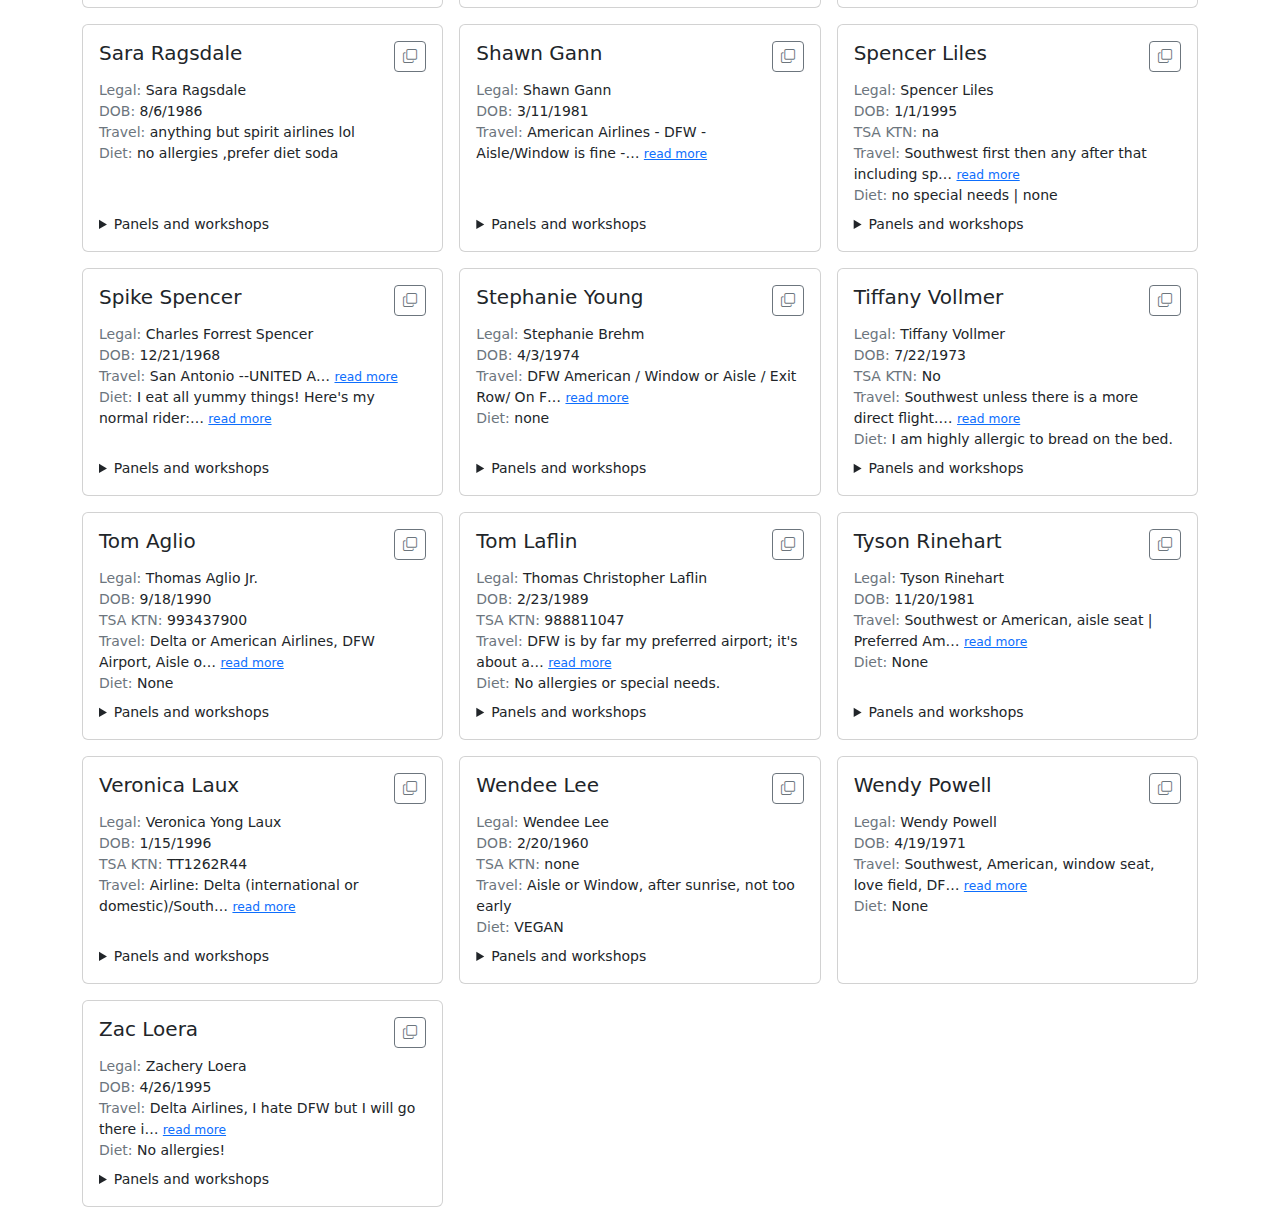
<file: cards.html>
<!doctype html>
<html lang="en">
<head>
  <meta charset="utf-8" />
  <meta name="viewport" content="width=device-width, initial-scale=1" />
  <title>Actor Cards</title>
  <link href="https://cdn.jsdelivr.net/npm/bootstrap@5.3.3/dist/css/bootstrap.min.css" rel="stylesheet">
  <link href="https://cdn.jsdelivr.net/npm/bootstrap-icons@1.11.3/font/bootstrap-icons.min.css" rel="stylesheet">
  <link rel="stylesheet" href="css/style.css" />
</head>
<body>
  <a href="#main" class="skip-link">Skip to main content</a>

  <div class="container py-4">
    <header class="mb-3" role="banner">
      <div class="d-flex align-items-center gap-3">
        <img src="img/pt-bw-round@2x.png" alt="Powell Talent" class="header-logo">
        <div class="flex-fill">
          <h1 class="h3 mb-1">Actor Travel Cards</h1>
          <p class="mb-2 small text-muted">From CSV: Actors_Full_Details for cards.csv</p>
          <nav aria-label="Primary">
            <ul class="nav nav-pills">
              <li class="nav-item"><a class="nav-link rounded-pill" href="index.html">Home</a></li>
              <li class="nav-item"><a class="nav-link rounded-pill active" aria-current="page" href="cards.html">Travel</a></li>
              <li class="nav-item"><a class="nav-link rounded-pill" href="funkos.html">Pops</a></li>
            </ul>
          </nav>
        </div>
      </div>
    </header>

    <main id="main" role="main" aria-label="Actor Cards">
      <div class="row mb-3 g-2 align-items-center">
        <div class="col-12 col-md-6">
          <label class="visually-hidden" for="filter">Filter actors</label>
          <input id="filter" class="form-control" type="search" placeholder="Type to filter by name…" />
        </div>
        <div class="col-12 col-md-6 text-md-end">
          <span id="count" class="text-muted small">Loading…</span>
        </div>
      </div>

      <section id="grid" class="row row-cols-1 row-cols-sm-2 row-cols-lg-3 g-3" aria-live="polite" aria-busy="true"></section>
    </main>
  </div>

  <script>
  // --- Utility: simple RFC4180 CSV parser (handles quoted newlines) ---
  function parseCSV(text){
    const rows = [];
    let row = [];
    let field = '';
    let inQuotes = false;
    for(let i=0;i<text.length;i++){
      const c = text[i];
      if(c === '"'){
        if(inQuotes && text[i+1] === '"'){
          field += '"'; i++; // escaped quote
        } else {
          inQuotes = !inQuotes;
        }
      } else if(c === ',' && !inQuotes){
        row.push(field); field = '';
      } else if((c === '\n' || c === '\r') && !inQuotes){
        // finalize field and row; swallow CRLF
        row.push(field); field = '';
        if(row.some(cell => cell !== '')) rows.push(row);
        row = [];
        if(c === '\r' && text[i+1] === '\n') i++;
      } else {
        field += c;
      }
    }
    // flush last field/row
    if(field !== '' || row.length){
      row.push(field);
      if(row.some(cell => cell !== '')) rows.push(row);
    }
    return rows;
  }

  function toObjects(rows){
    if(!rows.length) return [];
    const header = rows[0].map(h => (h||'').trim());
    const out = [];
    for(let i=1;i<rows.length;i++){
      const r = rows[i];
      const obj = {};
      header.forEach((key, idx) => { obj[key] = (r[idx] ?? '').trim(); });
      out.push(obj);
    }
    return out;
  }

  function esc(str){
    return String(str||'')
      .replace(/&/g,'&amp;')
      .replace(/</g,'&lt;')
      .replace(/>/g,'&gt;');
  }
  function escAttr(str){
    return esc(str).replace(/\"/g,'&quot;').replace(/'/g,'&#39;');
  }
  function normName(s){
    return String(s||'')
      .toLowerCase()
      .normalize('NFKD')
      .replace(/[\u0300-\u036f]/g,'')
      .replace(/[^a-z0-9]+/g,' ')
      .trim();
  }
  function canonicalActorKey(name){
    const suffixes = new Set(['jr','sr','ii','iii','iv','v']);
    const tokens = normName(name).split(' ').filter(Boolean);
    const out = [];
    for(let i=0;i<tokens.length;i++){
      const t = tokens[i];
      if(suffixes.has(t)) continue; // drop suffixes
      // drop single-letter middle initials; keep if first or last token
      if(t.length === 1 && i>0 && i<tokens.length-1) continue;
      out.push(t);
    }
    return out.join(' ');
  }
  function copyText(text){
    if(navigator.clipboard && window.isSecureContext){
      return navigator.clipboard.writeText(text);
    }
    const ta = document.createElement('textarea');
    ta.value = text;
    ta.style.position = 'fixed';
    ta.style.left = '-9999px';
    document.body.appendChild(ta);
    ta.focus();
    ta.select();
    let ok = false;
    try { ok = document.execCommand('copy'); } catch(e){}
    document.body.removeChild(ta);
    return ok ? Promise.resolve() : Promise.reject(new Error('Clipboard not available'));
  }

  // Merge duplicate actors by canonical name (ignores middle initials/suffixes)
  function mergeByActor(list){
    const keyName = 'Professional Name';
    const map = new Map(); // key: canonical name -> merged object
    for(const item of list){
      const profName = (item[keyName]||'').trim();
      if(!profName) continue;
      const key = canonicalActorKey(profName);
      if(!key) continue;
      if(!map.has(key)){
        map.set(key, { ...item });
      } else {
        const acc = map.get(key);
        // Prefer a shorter, cleaner professional name if existing is longer with middle initial
        const currentName = (acc[keyName]||'').trim();
        if(currentName && profName && profName.length < currentName.length){
          acc[keyName] = profName;
        }
        for(const k of Object.keys(item)){
          if(k === keyName) continue;
          const a = (acc[k]||'').trim();
          const b = (item[k]||'').trim();
          if(!b) continue;
          if(!a){ acc[k] = b; continue; }
          if(a.includes(b)) continue; // already has
          // combine intelligently: multiline fields get blank line, others a separator
          if(/panel/i.test(k)){
            acc[k] = a + "\n\n" + b;
          } else {
            acc[k] = a + " | " + b;
          }
        }
      }
    }
    return Array.from(map.values()).sort((a,b)=>a['Professional Name'].localeCompare(b['Professional Name']));
  }

  function render(cards){
    const grid = document.getElementById('grid');
    const count = document.getElementById('count');
    const html = cards.map(card => {
      const nameRaw = String(card['Professional Name'] || '');
      const name = esc(nameRaw);
      const legal = esc(card['Legal Name']);
      const dob = esc(card['Date of Birth']);
      const tsa = esc(card['TSA PreCheck® KTN']);
      const travelRaw = String(card['Travel Preferences']||'');
      const travelLimit = (normName(nameRaw) === 'spike spencer') ? 24 : 48;
      const travelEsc = esc(travelRaw);
      const travelIsLong = travelRaw.length > travelLimit;
      const travelTrunc = travelIsLong ? esc(travelRaw.slice(0,travelLimit).trimEnd()) + '…' : travelEsc;
      const dietRaw = String(card['Food Allergies, Dietary Needs.']||'');
      const dietEsc = esc(dietRaw);
      const dietIsLong = dietRaw.length > 48;
      const dietTrunc = dietIsLong ? esc(dietRaw.slice(0,48).trimEnd()) + '…' : dietEsc;
      const panelsRaw = String(card['Panels and Workshops']||'');
      const panels = esc(panelsRaw).replace(/\n/g,'<br>');

      const meta = [];
      if(legal) meta.push(`<div><span class="text-secondary">Legal:</span> ${legal}</div>`);
      if(dob)   meta.push(`<div><span class="text-secondary">DOB:</span> ${dob}</div>`);
      if(tsa)   meta.push(`<div><span class="text-secondary">TSA KTN:</span> ${tsa}</div>`);
      if(travelRaw){
        if(travelIsLong){
          meta.push(`<div><span class="text-secondary">Travel:</span> <span class="travel" data-full="${escAttr(travelRaw)}">${travelTrunc}</span> <a href="#" class="small js-read-more">read more</a></div>`);
        } else {
          meta.push(`<div><span class="text-secondary">Travel:</span> ${travelEsc}</div>`);
        }
      }
      if(dietRaw){
        if(dietIsLong){
          meta.push(`<div><span class="text-secondary">Diet:</span> <span class="diet" data-full="${escAttr(dietRaw)}">${dietTrunc}</span> <a href="#" class="small js-read-more">read more</a></div>`);
        } else {
          meta.push(`<div><span class="text-secondary">Diet:</span> ${dietEsc}</div>`);
        }
      }

      // Build plain-text payload for Copy
      const lines = [];
      const get = (k) => (card[k] || '').toString().trim();
      if(get('Professional Name')) lines.push(`Professional Name: ${get('Professional Name')}`);
      if(get('Legal Name'))        lines.push(`Legal Name: ${get('Legal Name')}`);
      if(get('Date of Birth'))     lines.push(`Date of Birth: ${get('Date of Birth')}`);
      if(get('TSA PreCheck® KTN')) lines.push(`TSA KTN: ${get('TSA PreCheck® KTN')}`);
      if(get('Travel Preferences')) lines.push(`Travel: ${get('Travel Preferences')}`);
      if(get('Food Allergies, Dietary Needs.')) lines.push(`Diet: ${get('Food Allergies, Dietary Needs.')}`);
      if(get('Panels and Workshops')){
        lines.push('Panels and Workshops:');
        lines.push(get('Panels and Workshops'));
      }
      const payload = esc(lines.join('\n'));

      return `
        <div class="col">
          <div class="card h-100">
            <div class="card-body d-flex flex-column">
              <div class="d-flex align-items-start justify-content-between gap-2 mb-2">
                <h2 class="h5 mb-0">${name}</h2>
                <button class="btn btn-sm btn-outline-secondary js-copy-card" type="button" aria-label="Copy details for ${name}">
                  <i class="bi bi-copy" aria-hidden="true"></i>
                </button>
              </div>
              <div class="small mb-2">${meta.join('')}</div>
              ${ panelsRaw ? `
                <details class="mt-auto">
                  <summary class="small">Panels and workshops</summary>
                  <div class="mt-2 small">${panels}</div>
                </details>
              ` : '' }
              <pre class="visually-hidden js-copy-payload">${payload}</pre>
            </div>
          </div>
        </div>`;
    }).join('');
    grid.innerHTML = html || '<div class="col-12"><div class="alert alert-info">No entries.</div></div>';
    grid.setAttribute('aria-busy','false');
    count.textContent = `${cards.length} actor${cards.length===1?'':'s'}`;
  }

  async function init(){
    const grid = document.getElementById('grid');
    const filter = document.getElementById('filter');
    const HIDE_ACTORS = [
      'Alex Cazares',
      'Kiba Walker',
      'John Gremillion',
      'Kent Williams',
      'Dusty Feeney',
      'Lara Woodhull',
      'Cole Feuchter',
      'Olivia Swasey',
      'Ashely Biski',
      'Jacob Eiseman',
      'Charlie Schlatter'
    ].map(normName);
    // one-time event delegation for read-more and copy button
    grid.addEventListener('click', (e) => {
      const a = e.target.closest('.js-read-more');
      if(a){
        e.preventDefault();
        const span = a.previousElementSibling;
        if(span){
          const full = span.getAttribute('data-full') || '';
          if(full) span.textContent = full;
        }
        a.remove();
        return;
      }

      const copyBtn = e.target.closest('.js-copy-card');
      if(copyBtn){
        const cardBody = copyBtn.closest('.card-body');
        const pre = cardBody && cardBody.querySelector('.js-copy-payload');
        const text = pre ? pre.textContent : '';
        if(!text){ return; }
        copyText(text)
          .then(()=>{
            copyBtn.classList.remove('btn-outline-secondary');
            copyBtn.classList.add('btn-success');
            setTimeout(()=>{
              copyBtn.classList.remove('btn-success');
              copyBtn.classList.add('btn-outline-secondary');
            }, 900);
          })
          .catch(()=>{
            copyBtn.classList.remove('btn-outline-secondary');
            copyBtn.classList.add('btn-danger');
            setTimeout(()=>{
              copyBtn.classList.remove('btn-danger');
              copyBtn.classList.add('btn-outline-secondary');
            }, 900);
          });
      }
    });
    try{
      const res = await fetch(encodeURI('Actors_Full_Details for cards.csv'));
      if(!res.ok) throw new Error(res.status + ' ' + res.statusText);
      const text = await res.text();
      const rows = parseCSV(text);
      const raw = toObjects(rows);
      const cards = mergeByActor(raw);
      const visible = cards.filter(c => !HIDE_ACTORS.includes(normName(c['Professional Name'])));
      render(visible);

      // filtering
      const norm = s => (s||'').toLowerCase();
      filter.addEventListener('input', (e)=>{
        const q = norm(e.target.value);
        const filtered = !q ? visible : visible.filter(c => norm(c['Professional Name']).includes(q));
        render(filtered);
      });
    }catch(err){
      grid.innerHTML = `<div class="col-12"><div class="alert alert-danger">Failed to load CSV: ${err.message || err}</div></div>`;
      grid.setAttribute('aria-busy','false');
      document.getElementById('count').textContent = 'Error';
    }
  }

  init();
  </script>
</body>
</html>
</file>
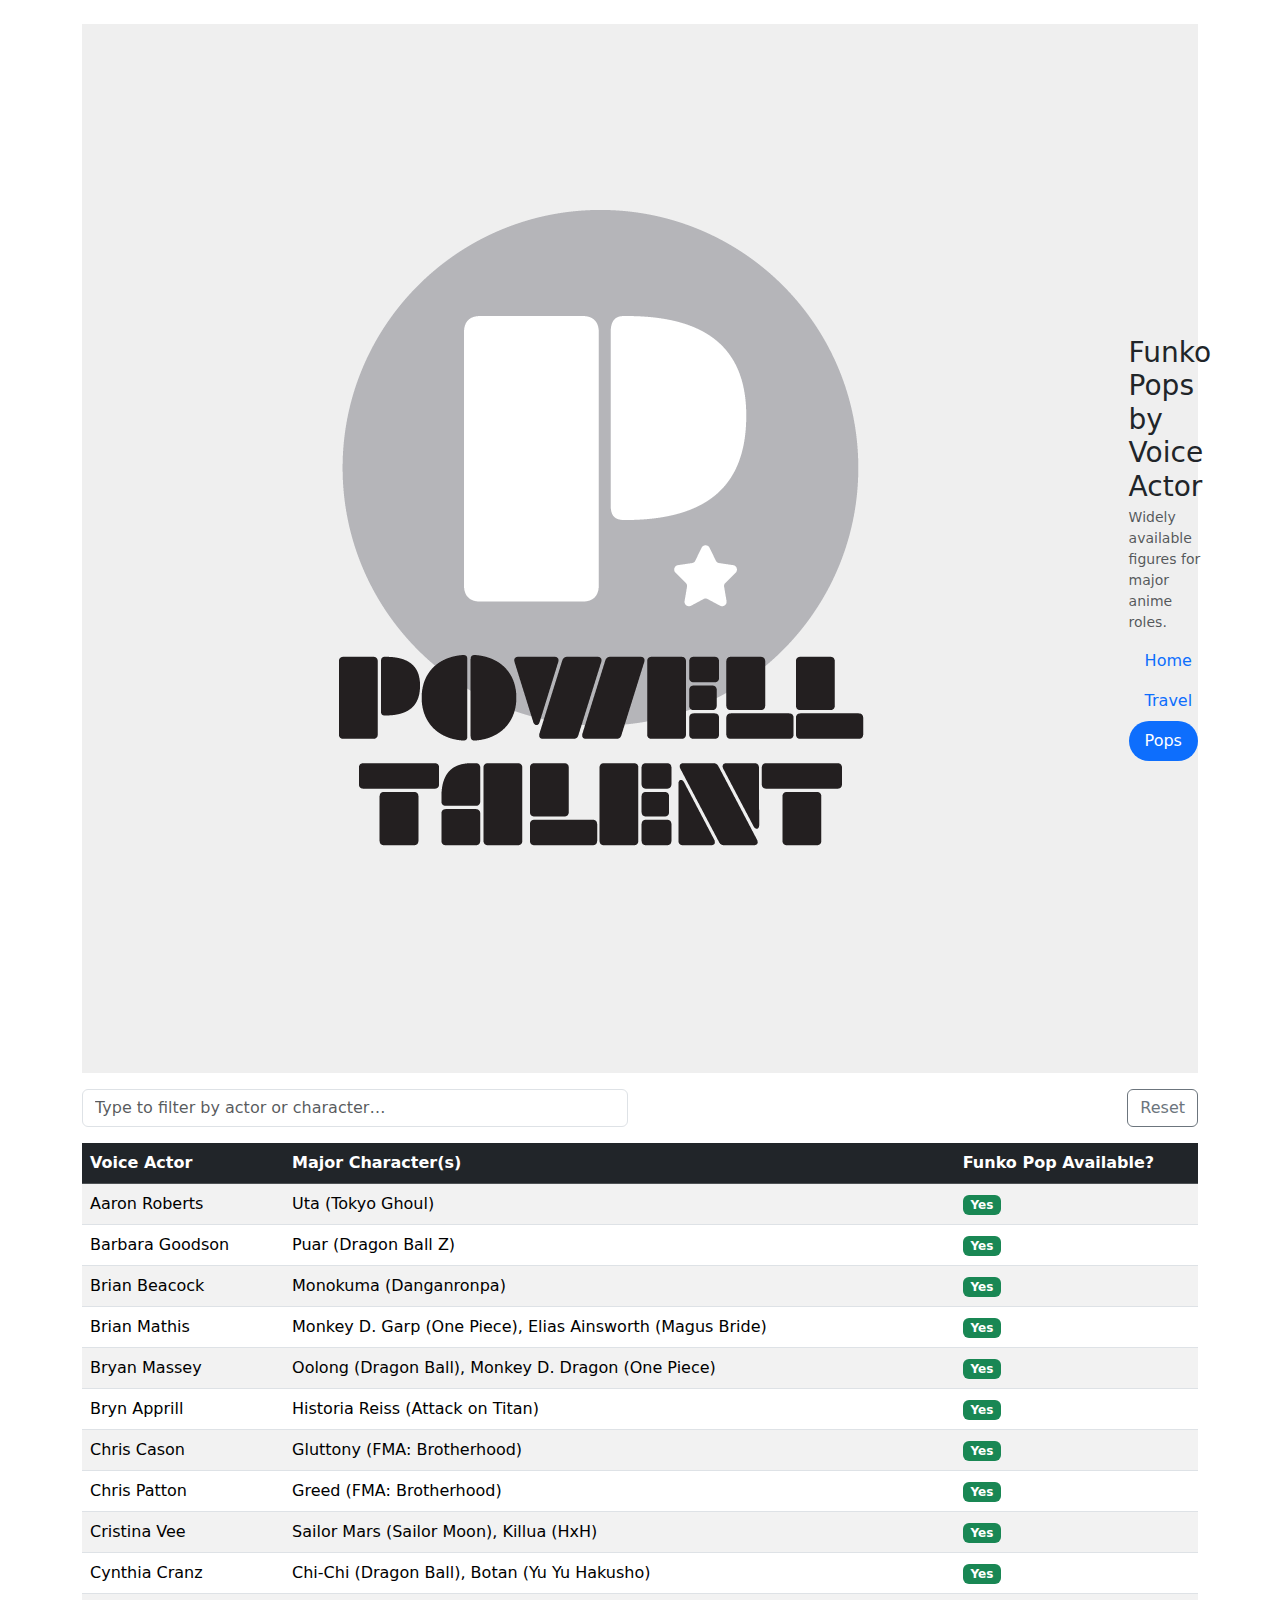
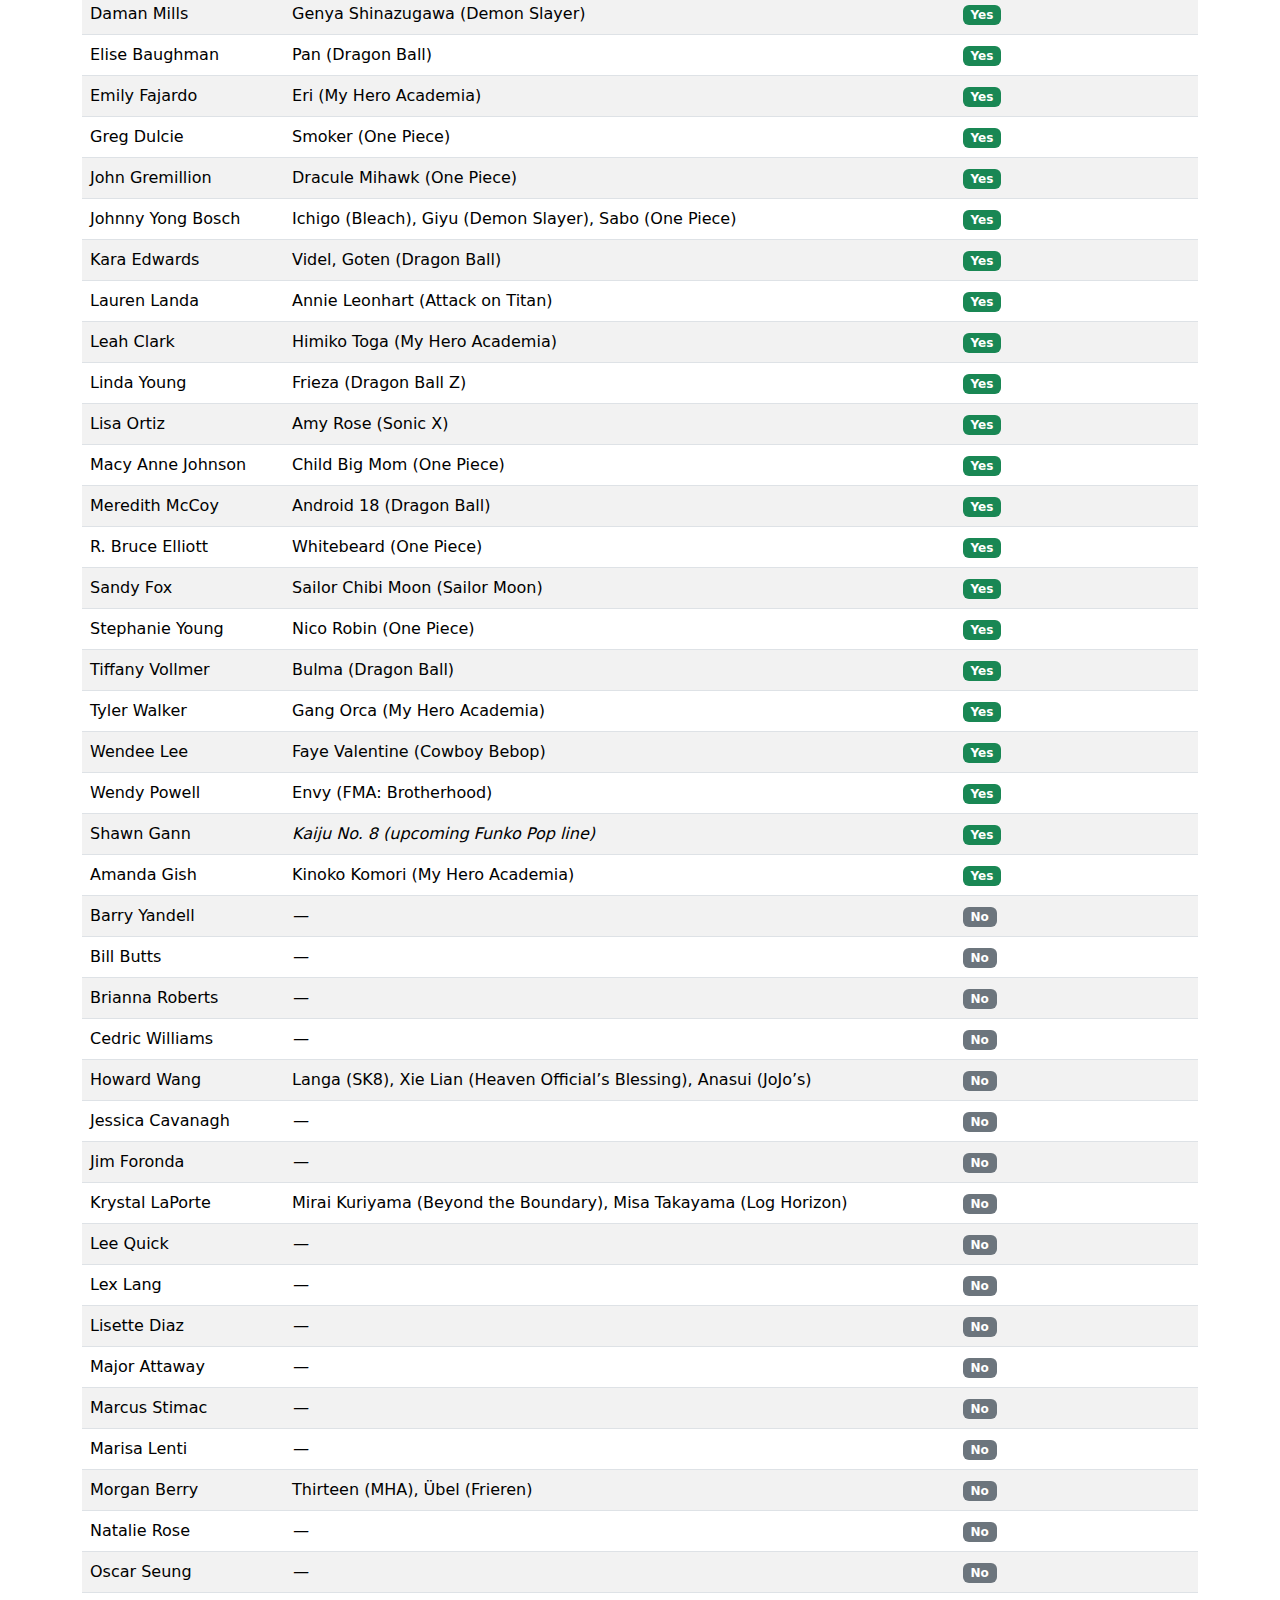
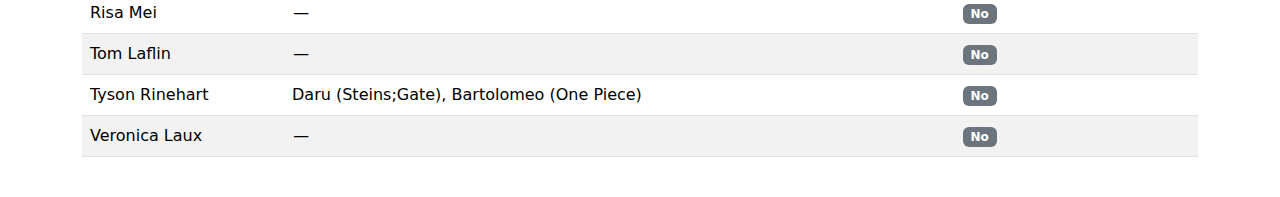
<file: funkos.html>
<!doctype html>
<html lang="en">
<head>
  <meta charset="utf-8" />
  <meta name="viewport" content="width=device-width, initial-scale=1" />
  <title>Funko Pops by Voice Actor</title>
  <link href="https://cdn.jsdelivr.net/npm/bootstrap@5.3.3/dist/css/bootstrap.min.css" rel="stylesheet">
  <link rel="stylesheet" href="css/style.css" />
</head>
<body>
  <a href="#main" class="skip-link">Skip to main content</a>

  <div class="container py-4">
    <header class="mb-3" role="banner">
      <div class="d-flex align-items-center gap-3">
        <img src="img/pt-bw-round@2x.png" alt="Powell Talent" class="header-logo">
        <div class="flex-fill">
          <h1 class="h3 mb-1">Funko Pops by Voice Actor</h1>
          <p class="mb-2 small text-muted">Widely available figures for major anime roles.</p>
          <nav aria-label="Primary">
            <ul class="nav nav-pills">
              <li class="nav-item"><a class="nav-link rounded-pill" href="index.html">Home</a></li>
              <li class="nav-item"><a class="nav-link rounded-pill" href="cards.html">Travel</a></li>
              <li class="nav-item"><a class="nav-link rounded-pill active" aria-current="page" href="funkos.html">Pops</a></li>
            </ul>
          </nav>
        </div>
      </div>
    </header>

    <main id="main" role="main" aria-label="Funko Pops by Voice Actor">
      <div class="row gy-3 align-items-center mb-3">
        <div class="col-12 col-md-6">
          <label for="filter-input" class="form-label mb-1 visually-hidden">Filter</label>
          <input id="filter-input" class="form-control" type="search"
                 placeholder="Type to filter by actor or character…" aria-label="Filter table" />
        </div>
        <div class="col-12 col-md-6 text-md-end">
          <button id="reset-btn" class="btn btn-outline-secondary">Reset</button>
        </div>
      </div>

      <div class="table-responsive">
        <table class="table table-striped table-hover align-middle">
          <thead class="table-dark">
            <tr>
              <th scope="col">Voice Actor</th>
              <th scope="col">Major Character(s)</th>
              <th scope="col">Funko Pop Available?</th>
            </tr>
          </thead>
          <tbody id="data-body">
            <tr><td colspan="3" class="text-muted">Loading…</td></tr>
          </tbody>
        </table>
      </div>
    </main>
  </div>

  <script>
    // Load the tbody content from a standalone data fragment (generated from history)
    (async function loadData(){
      const tbody = document.getElementById('data-body');
      try{
        const res = await fetch('data-funkos-body.html', { cache: 'no-store' });
        if(!res.ok) throw new Error(res.status + ' ' + res.statusText);
        const html = await res.text();
        // Expect the fragment to include <tbody id="data-body"> ... </tbody>
        const doc = new DOMParser().parseFromString('<table>' + html + '</table>', 'text/html');
        const src = doc.querySelector('#data-body');
        if(src){
          tbody.innerHTML = src.innerHTML;
        } else {
          tbody.innerHTML = '<tr><td colspan="3" class="text-danger">Could not locate data in data-funkos-body.html</td></tr>';
        }
      }catch(err){
        tbody.innerHTML = '<tr><td colspan="3" class="text-danger">Failed to load data: ' + (err.message || err) + '</td></tr>';
      }
    })();

    // Simple filter logic scoped to this page
    (function tableFilter(){
      const input = document.getElementById('filter-input');
      const reset = document.getElementById('reset-btn');
      const normalize = s => (s || '').toLowerCase();

      function filterTable(){
        const q = normalize(input.value);
        const rows = Array.from(document.querySelectorAll('#data-body tr'));
        rows.forEach(tr => {
          const text = normalize(tr.textContent);
          tr.style.display = text.includes(q) ? '' : 'none';
        });
      }

      input.addEventListener('input', filterTable);
      reset.addEventListener('click', () => {
        input.value = '';
        filterTable();
        input.focus();
      });
    })();
  </script>
</body>
</html>
</file>
<file: css/style.css>
/* Subtle background for header */
header {
  background: #efefef;
  padding:.75rem .35rem;

}
/* Hide cover images on mobile */
@media (max-width: 599px) {
  .cover {
    display: none !important;
  }
}

/* Minimal custom CSS for accessibility and layout only. Bootstrap default colors and styles will be used. */

/* ===== Skip Link ===== */
.skip-link{
  position: absolute; left: -9999px; top: auto; width:1px; height:1px; overflow:hidden;
}
.skip-link:focus{
  left: 1rem; top: 1rem; width: auto; height: auto;
  background: #fff; color: #000; padding: .5rem .75rem; border: 2px solid #000; z-index: 1000;
}

/* Optional: maintain cover image aspect ratio if used */
.cover{
  aspect-ratio: 2/3;
  object-fit: cover;
  border-radius: .25rem;
}

  /* ===== Skip Link ===== */
  .skip-link{
    position: absolute; left: -9999px; top: auto; width:1px; height:1px; overflow:hidden;
  }
  .skip-link:focus{
    left: 1rem; top: 1rem; width: auto; height: auto;
    background: #fff; color: #000; padding: .5rem .75rem; border: 2px solid #000; z-index: 1000;
  }
</file>
